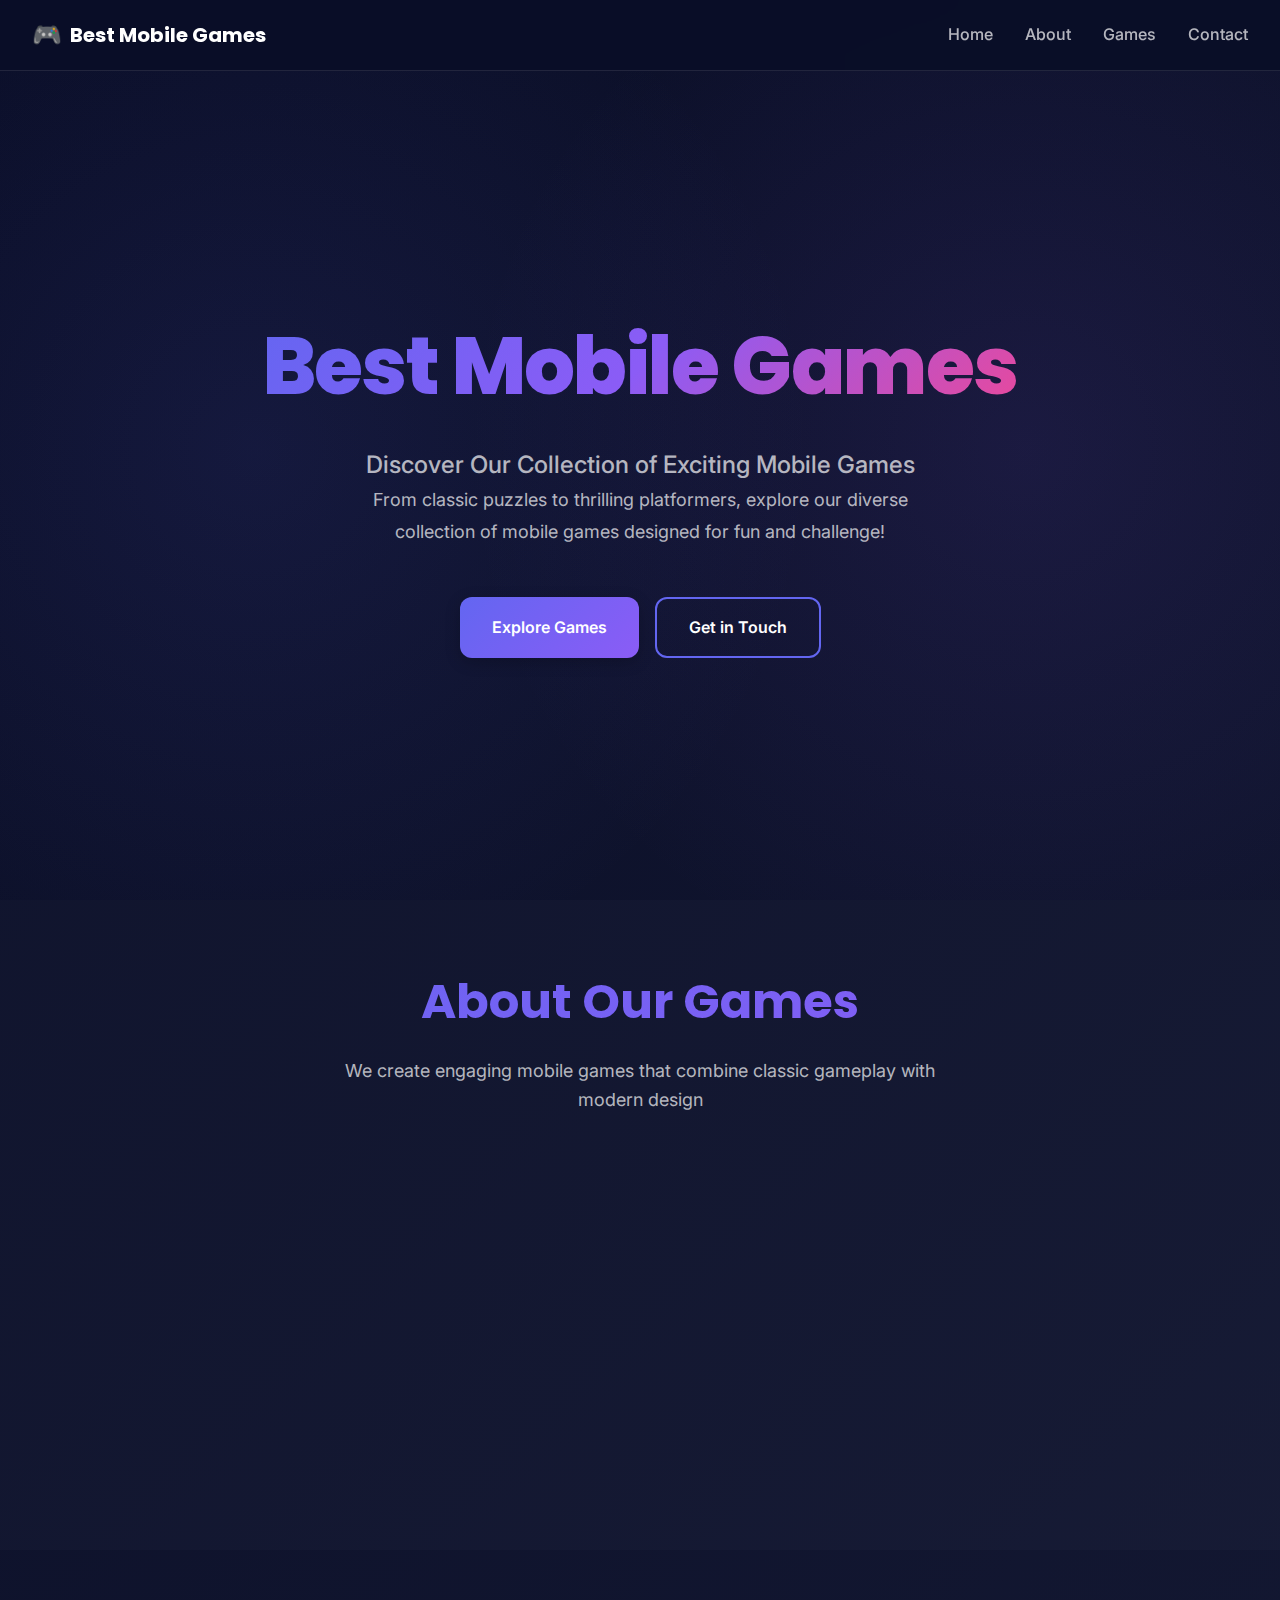
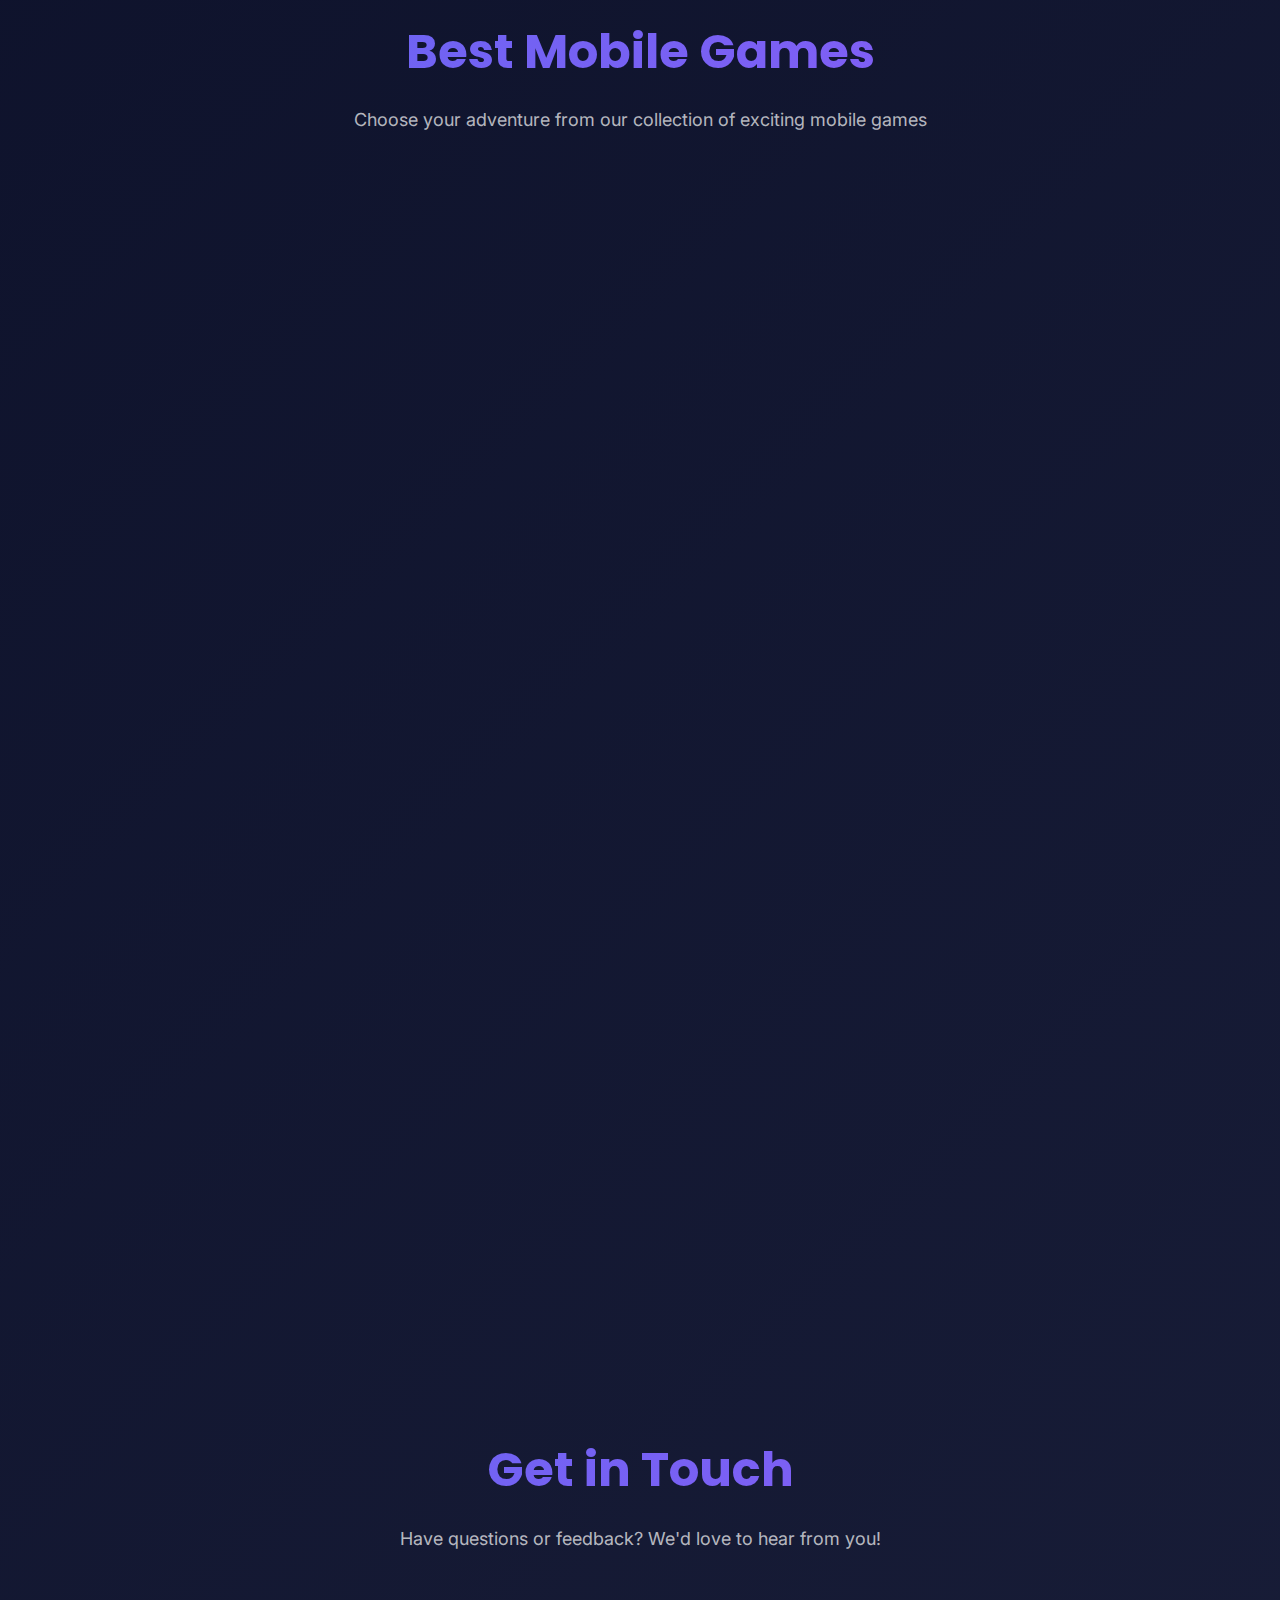
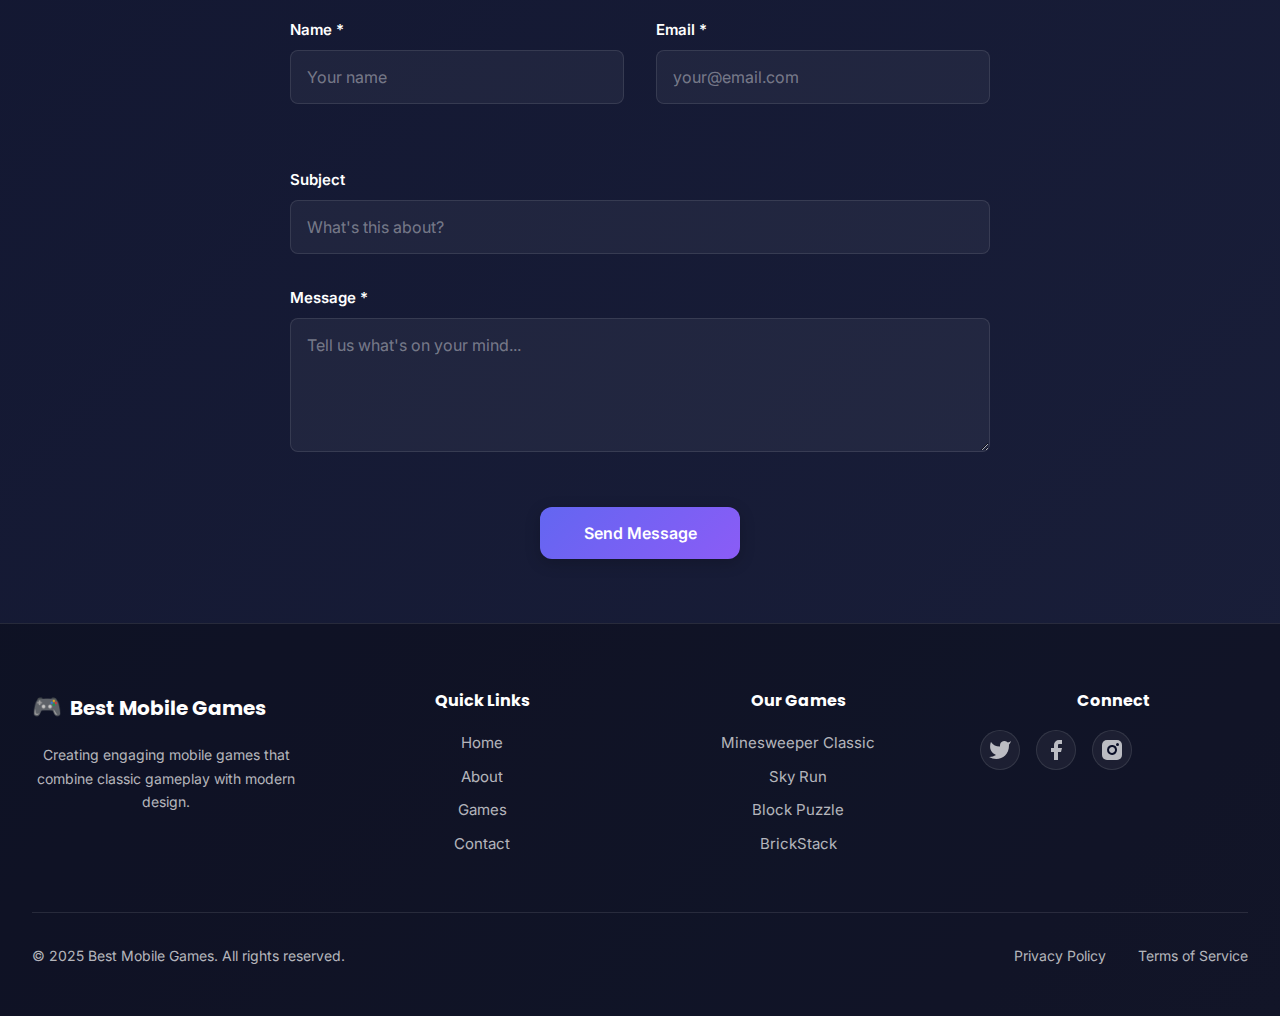
<file: index.html>
<!DOCTYPE html>
<html lang="ko">

<head>
    <meta charset="UTF-8">
    <meta name="viewport" content="width=device-width, initial-scale=1.0">
    <meta name="description"
        content="Discover our collection of exciting mobile games - from classic Minesweeper to thrilling platformers and puzzle games!">
    <meta name="keywords" content="games, mobile games, puzzle, minesweeper, tetris, platformer, casual games">

    <title>Best Mobile Games - Mobile Games Collection</title>

    <link rel="preconnect" href="https://fonts.googleapis.com">
    <link rel="preconnect" href="https://fonts.gstatic.com" crossorigin>
    <link
        href="https://fonts.googleapis.com/css2?family=Inter:wght@400;500;600;700;800&family=Poppins:wght@600;700;800&display=swap"
        rel="stylesheet">

    <link rel="stylesheet" href="index.css">
</head>

<body>
    <!-- Navigation Bar -->
    <nav class="navbar" id="navbar">
        <div class="nav-container">
            <a href="#home" class="nav-logo">
                <span class="logo-icon">🎮</span>
                <span class="logo-text">Best Mobile Games</span>
            </a>
            <ul class="nav-links" id="navLinks">
                <li><a href="#home">Home</a></li>
                <li><a href="#about">About</a></li>
                <li><a href="#games">Games</a></li>
                <li><a href="#contact">Contact</a></li>
            </ul>
            <button class="mobile-menu-toggle" id="mobileMenuToggle" aria-label="Toggle menu">
                ☰
            </button>
        </div>
    </nav>

    <!-- Hero Section -->
    <section class="hero" id="home">
        <div class="hero-content">
            <h1 class="hero-title">Best Mobile Games</h1>
            <p class="hero-subtitle">Discover Our Collection of Exciting Mobile Games</p>
            <p class="hero-description">
                From classic puzzles to thrilling platformers, explore our diverse collection of mobile games designed
                for fun and challenge!
            </p>
            <div class="hero-buttons">
                <a href="#games" class="btn btn-primary">Explore Games</a>
                <a href="#contact" class="btn btn-secondary">Get in Touch</a>
            </div>
        </div>
    </section>

    <!-- About Section -->
    <section class="about-section" id="about">
        <div class="container">
            <div class="section-header">
                <h2 class="section-title">About Our Games</h2>
                <p class="section-subtitle">
                    We create engaging mobile games that combine classic gameplay with modern design
                </p>
            </div>
            <div class="about-grid">
                <div class="about-card fade-in">
                    <div class="about-icon">🎯</div>
                    <h3>Quality First</h3>
                    <p>Every game is crafted with attention to detail, smooth performance, and engaging gameplay.</p>
                </div>
                <div class="about-card fade-in">
                    <div class="about-icon">🎨</div>
                    <h3>Beautiful Design</h3>
                    <p>Vibrant colors, modern aesthetics, and intuitive interfaces that players love.</p>
                </div>
                <div class="about-card fade-in">
                    <div class="about-icon">📱</div>
                    <h3>Mobile Optimized</h3>
                    <p>Perfectly adapted for mobile devices with responsive controls and layouts.</p>
                </div>
            </div>
        </div>
    </section>

    <!-- Games Grid -->
    <section class="games-section" id="games">
        <div class="container">
            <div class="section-header">
                <h2 class="section-title">Best Mobile Games</h2>
                <p class="section-subtitle">
                    Choose your adventure from our collection of exciting mobile games
                </p>
            </div>
            <div class="games-grid">
                <!-- Minesweeper Classic Bomb Plus -->
                <div class="game-card fade-in" data-theme="minesweeper">
                    <div class="game-card-inner">
                        <div class="game-icon">
                            <img src="./Minesweeper/resources/images/icon.jpg" alt="Minesweeper Classic Bomb Plus Icon">
                        </div>
                        <h2 class="game-title">Minesweeper Classic Bomb Plus</h2>
                        <p class="game-description">
                            Experience a colorful new twist on classic Minesweeper with dynamic mobile grids and story
                            quests!
                        </p>
                        <div class="game-tags">
                            <span class="tag">Puzzle</span>
                            <span class="tag">Logic</span>
                            <span class="tag">Classic</span>
                        </div>
                        <a href="./Minesweeper/index.html" class="game-link">
                            <span>Play Now</span>
                            <svg width="20" height="20" viewBox="0 0 20 20" fill="none">
                                <path d="M7.5 15L12.5 10L7.5 5" stroke="currentColor" stroke-width="2"
                                    stroke-linecap="round" stroke-linejoin="round" />
                            </svg>
                        </a>
                    </div>
                </div>

                <!-- Sky Run – Geometry Jump -->
                <div class="game-card fade-in" data-theme="skyrun">
                    <div class="game-card-inner">
                        <div class="game-icon">
                            <img src="./Skyrun/resources/images/icon.jpg" alt="Sky Run Icon">
                        </div>
                        <h2 class="game-title">Sky Run – Geometry Jump</h2>
                        <p class="game-description">
                            Jump, dash, and conquer twisting platforms in this thrilling geometry-based platformer
                            adventure!
                        </p>
                        <div class="game-tags">
                            <span class="tag">Platformer</span>
                            <span class="tag">Action</span>
                            <span class="tag">Arcade</span>
                        </div>
                        <a href="./Skyrun/index.html" class="game-link">
                            <span>Play Now</span>
                            <svg width="20" height="20" viewBox="0 0 20 20" fill="none">
                                <path d="M7.5 15L12.5 10L7.5 5" stroke="currentColor" stroke-width="2"
                                    stroke-linecap="round" stroke-linejoin="round" />
                            </svg>
                        </a>
                    </div>
                </div>

                <!-- Retro Block Puzzle Classic -->
                <div class="game-card fade-in" data-theme="woodblock">
                    <div class="game-card-inner">
                        <div class="game-icon">
                            <img src="./WoodBlockPuzzle/resources/images/icon.jpg" alt="Retro Block Puzzle Icon">
                        </div>
                        <h2 class="game-title">Retro Block Puzzle Classic</h2>
                        <p class="game-description">
                            Drop and blast wooden cubes in this cozy block puzzle with warm wooden style and gentle
                            challenge!
                        </p>
                        <div class="game-tags">
                            <span class="tag">Puzzle</span>
                            <span class="tag">Casual</span>
                            <span class="tag">Relaxing</span>
                        </div>
                        <a href="./WoodBlockPuzzle/index.html" class="game-link">
                            <span>Play Now</span>
                            <svg width="20" height="20" viewBox="0 0 20 20" fill="none">
                                <path d="M7.5 15L12.5 10L7.5 5" stroke="currentColor" stroke-width="2"
                                    stroke-linecap="round" stroke-linejoin="round" />
                            </svg>
                        </a>
                    </div>
                </div>

                <!-- BrickStack Classic -->
                <div class="game-card fade-in" data-theme="brickstack">
                    <div class="game-card-inner">
                        <div class="game-icon">
                            <img src="./BrickStackClassic/resources/images/icon.jpg" alt="BrickStack Classic Icon">
                        </div>
                        <h2 class="game-title">BrickStack Classic</h2>
                        <p class="game-description">
                            Stack colorful Tetris blocks, clear lines, and conquer endless challenges in this vibrant
                            puzzle game!
                        </p>
                        <div class="game-tags">
                            <span class="tag">Tetris</span>
                            <span class="tag">Puzzle</span>
                            <span class="tag">Arcade</span>
                        </div>
                        <a href="./BrickStackClassic/index.html" class="game-link">
                            <span>Play Now</span>
                            <svg width="20" height="20" viewBox="0 0 20 20" fill="none">
                                <path d="M7.5 15L12.5 10L7.5 5" stroke="currentColor" stroke-width="2"
                                    stroke-linecap="round" stroke-linejoin="round" />
                            </svg>
                        </a>
                    </div>
                </div>
            </div>
        </div>
    </section>

    <!-- Contact Section -->
    <section class="contact-section" id="contact">
        <div class="container">
            <div class="section-header">
                <h2 class="section-title">Get in Touch</h2>
                <p class="section-subtitle">
                    Have questions or feedback? We'd love to hear from you!
                </p>
            </div>
            <form class="contact-form" id="contactForm">
                <div class="form-row">
                    <div class="form-group">
                        <label for="name">Name *</label>
                        <input type="text" id="name" name="name" required placeholder="Your name">
                    </div>
                    <div class="form-group">
                        <label for="email">Email *</label>
                        <input type="email" id="email" name="email" required placeholder="your@email.com">
                    </div>
                </div>
                <div class="form-group">
                    <label for="subject">Subject</label>
                    <input type="text" id="subject" name="subject" placeholder="What's this about?">
                </div>
                <div class="form-group">
                    <label for="message">Message *</label>
                    <textarea id="message" name="message" rows="5" required
                        placeholder="Tell us what's on your mind..."></textarea>
                </div>
                <div class="form-submit">
                    <button type="submit" class="btn btn-primary">Send Message</button>
                </div>
            </form>
        </div>
    </section>

    <!-- Footer -->
    <footer class="footer">
        <div class="container">
            <div class="footer-grid">
                <div class="footer-col">
                    <h3 class="footer-title">
                        <span class="logo-icon">🎮</span>
                        Best Mobile Games
                    </h3>
                    <p class="footer-description">
                        Creating engaging mobile games that combine classic gameplay with modern design.
                    </p>
                </div>
                <div class="footer-col">
                    <h4>Quick Links</h4>
                    <ul class="footer-links">
                        <li><a href="#home">Home</a></li>
                        <li><a href="#about">About</a></li>
                        <li><a href="#games">Games</a></li>
                        <li><a href="#contact">Contact</a></li>
                    </ul>
                </div>
                <div class="footer-col">
                    <h4>Our Games</h4>
                    <ul class="footer-links">
                        <li><a href="./Minesweeper/index.html">Minesweeper Classic</a></li>
                        <li><a href="./Skyrun/index.html">Sky Run</a></li>
                        <li><a href="./WoodBlockPuzzle/index.html">Block Puzzle</a></li>
                        <li><a href="./BrickStackClassic/index.html">BrickStack</a></li>
                    </ul>
                </div>
                <div class="footer-col">
                    <h4>Connect</h4>
                    <div class="social-links">
                        <a href="#" class="social-link" aria-label="Twitter">
                            <svg width="24" height="24" viewBox="0 0 24 24" fill="currentColor">
                                <path
                                    d="M23 3a10.9 10.9 0 01-3.14 1.53 4.48 4.48 0 00-7.86 3v1A10.66 10.66 0 013 4s-4 9 5 13a11.64 11.64 0 01-7 2c9 5 20 0 20-11.5a4.5 4.5 0 00-.08-.83A7.72 7.72 0 0023 3z" />
                            </svg>
                        </a>
                        <a href="#" class="social-link" aria-label="Facebook">
                            <svg width="24" height="24" viewBox="0 0 24 24" fill="currentColor">
                                <path d="M18 2h-3a5 5 0 00-5 5v3H7v4h3v8h4v-8h3l1-4h-4V7a1 1 0 011-1h3z" />
                            </svg>
                        </a>
                        <a href="#" class="social-link" aria-label="Instagram">
                            <svg width="24" height="24" viewBox="0 0 24 24" fill="currentColor">
                                <rect x="2" y="2" width="20" height="20" rx="5" ry="5" />
                                <path d="M16 11.37A4 4 0 1112.63 8 4 4 0 0116 11.37z" fill="none" stroke="#0a0e27"
                                    stroke-width="2" />
                                <circle cx="17.5" cy="6.5" r="1.5" fill="#0a0e27" />
                            </svg>
                        </a>
                    </div>
                </div>
            </div>
            <div class="footer-bottom">
                <p>&copy; 2025 Best Mobile Games. All rights reserved.</p>
                <div class="footer-bottom-links">
                    <a href="#">Privacy Policy</a>
                    <a href="#">Terms of Service</a>
                </div>
            </div>
        </div>
    </footer>

    <script src="script.js"></script>
</body>

</html>
</file>
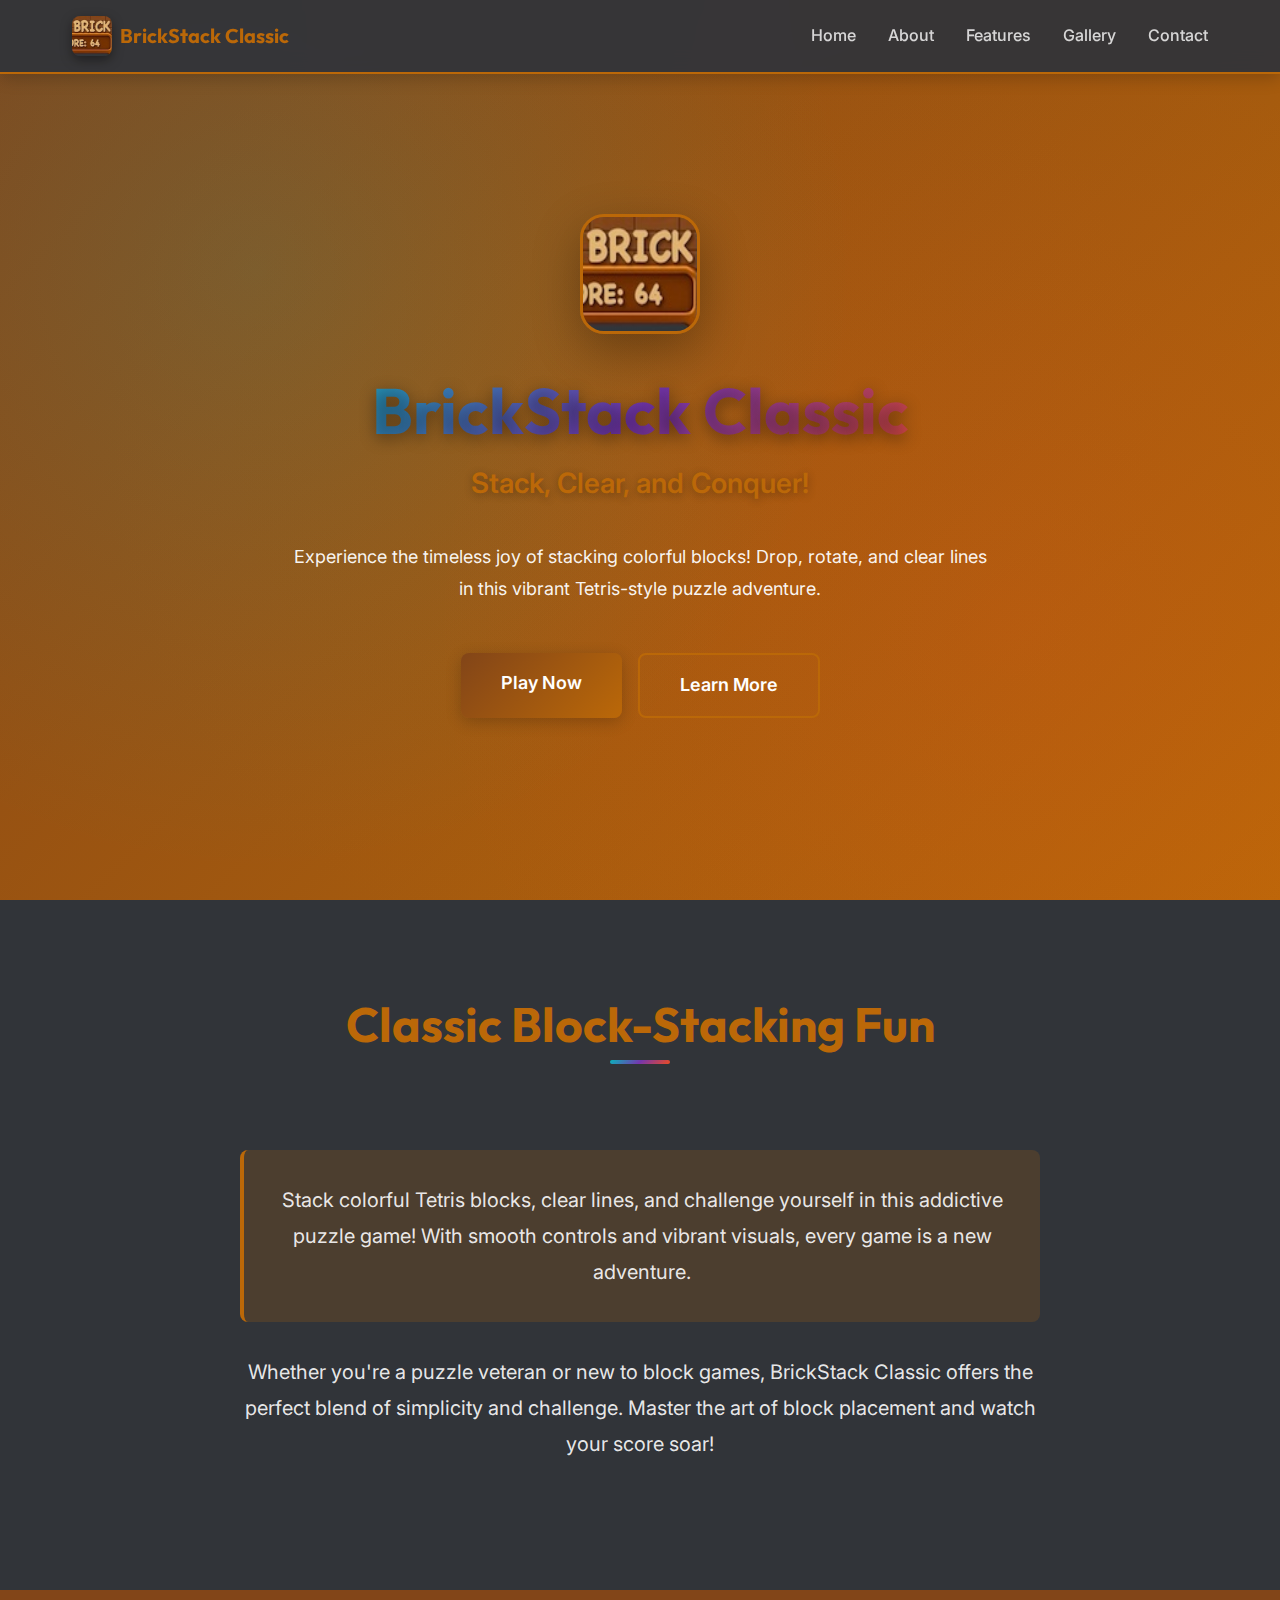
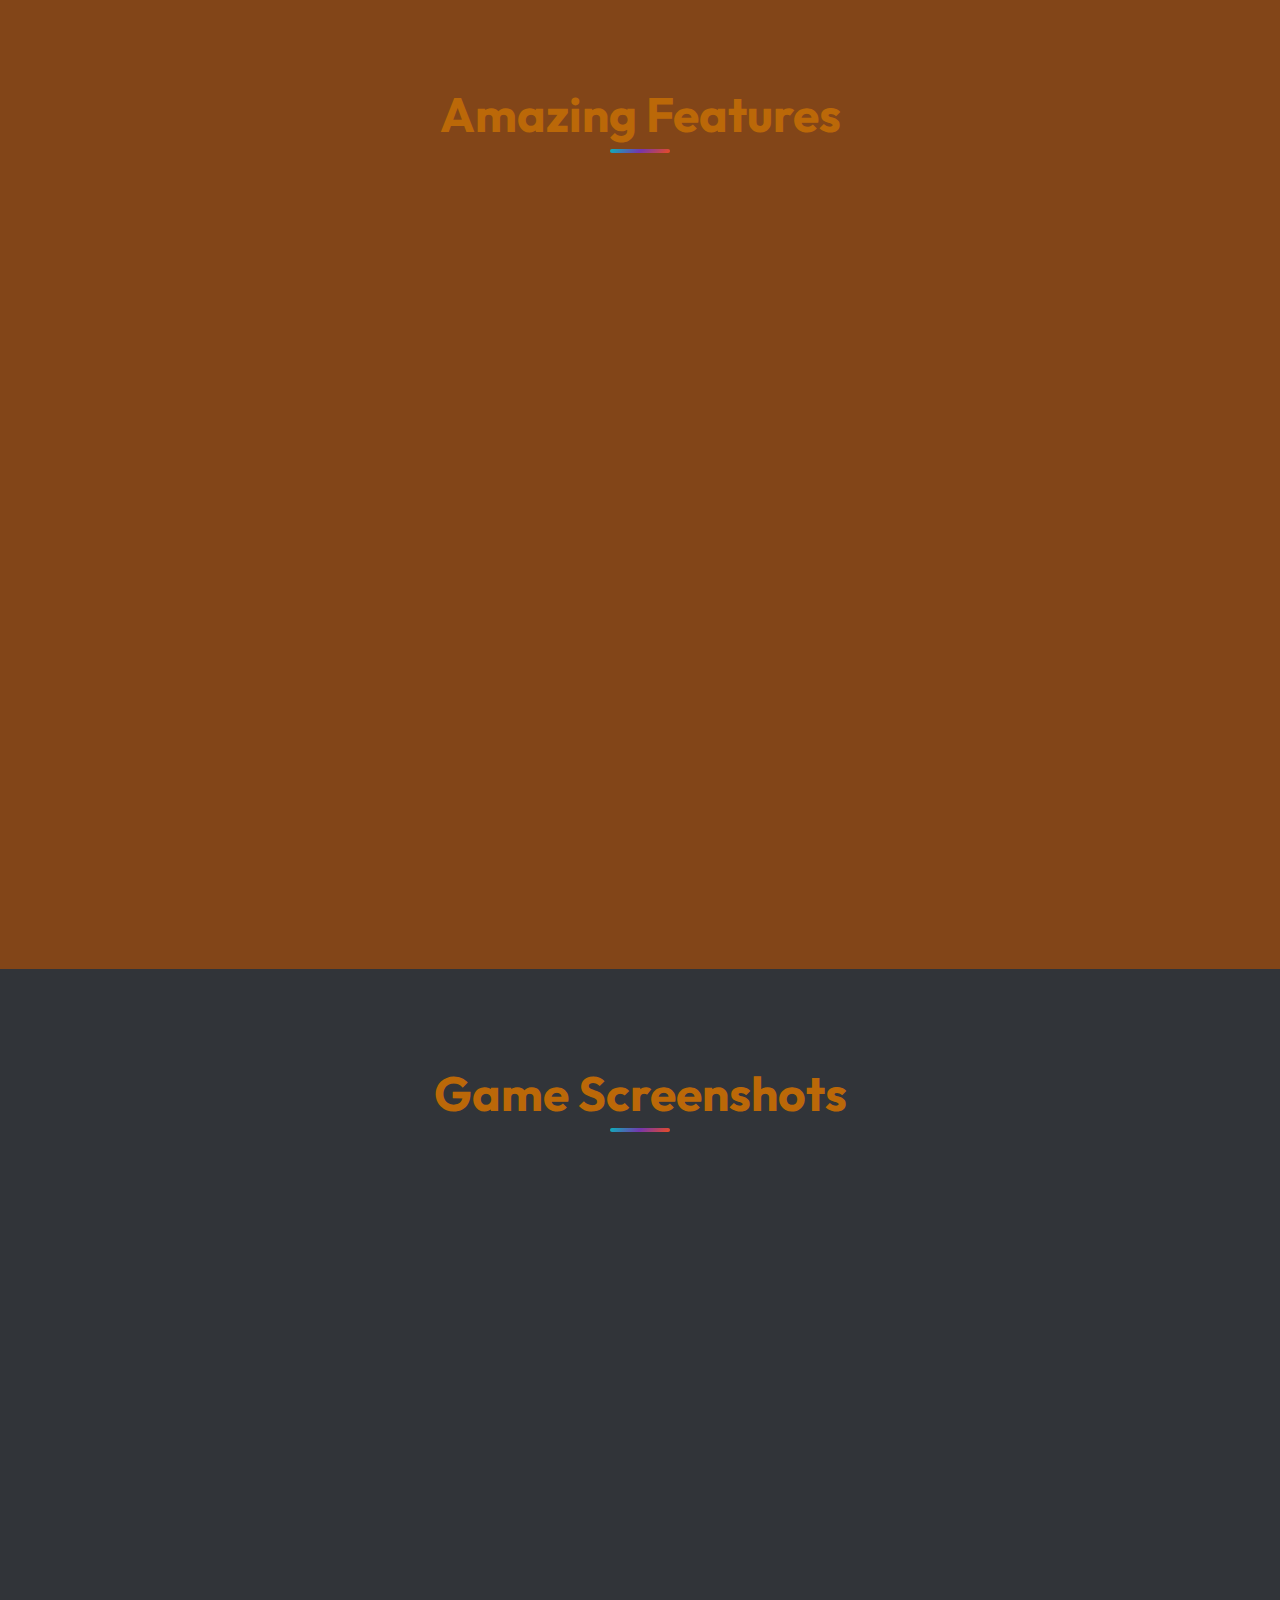
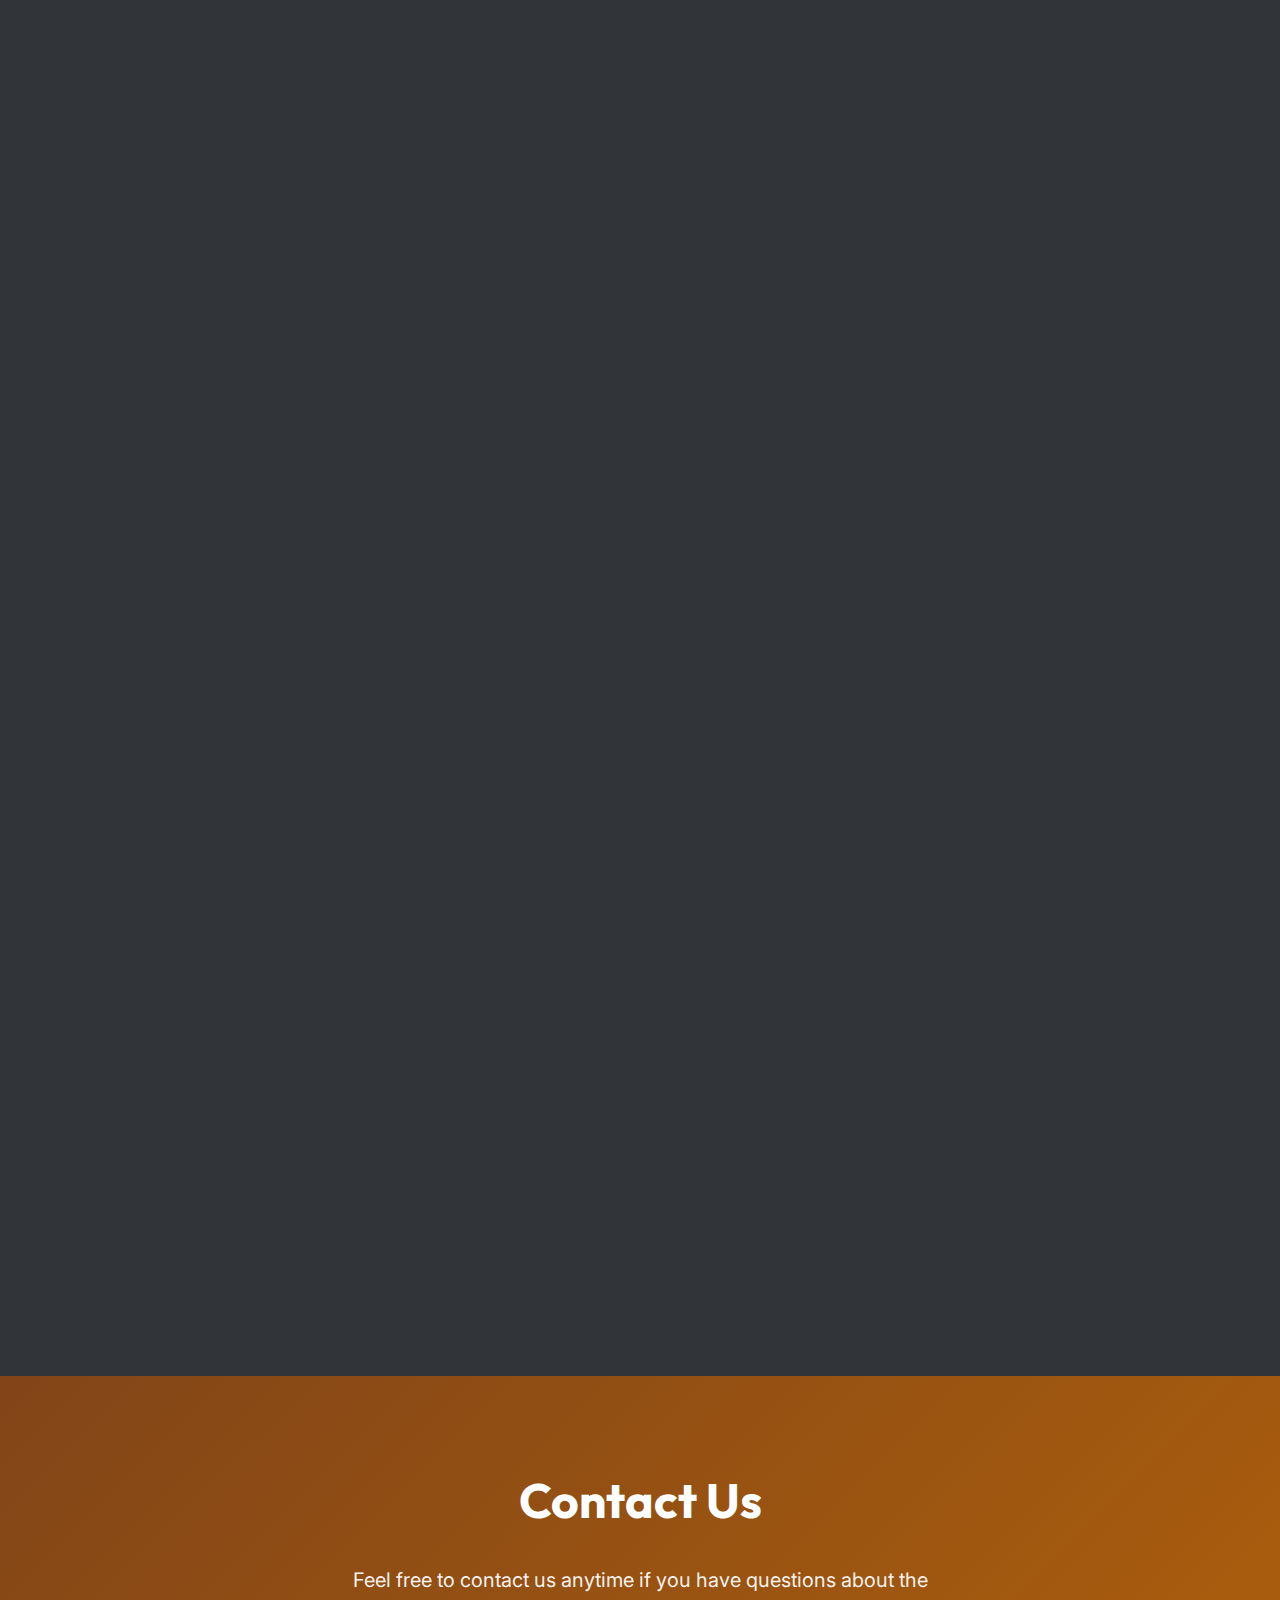
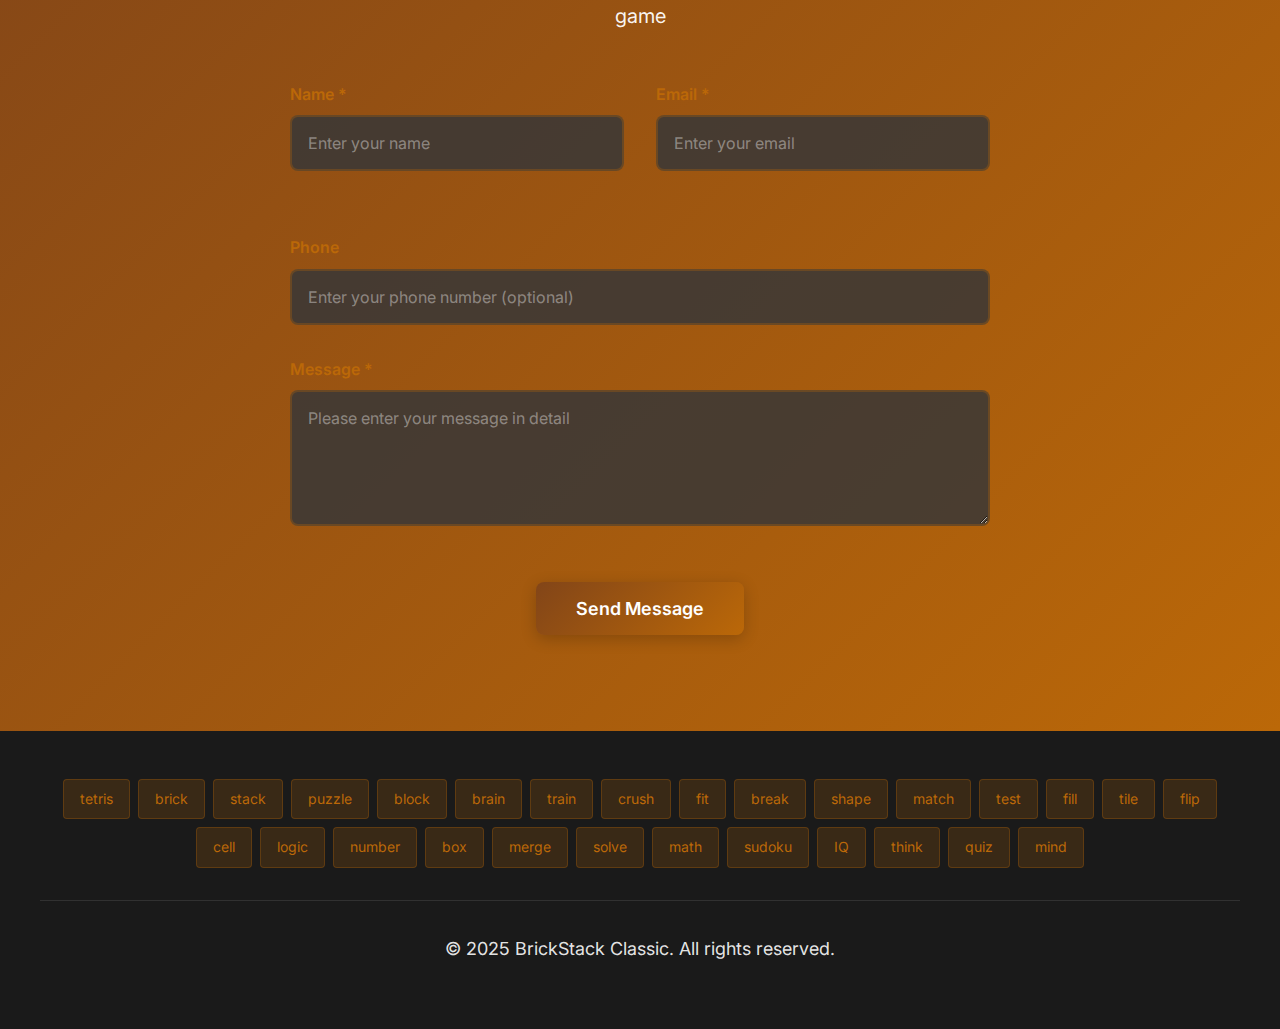
<file: backup/index.html>
<!DOCTYPE html>
<html lang="ko">

<head>
    <meta charset="UTF-8">
    <meta name="viewport" content="width=device-width, initial-scale=1.0">
    <meta name="description"
        content="BrickStack Classic - Stack colorful Tetris blocks, clear lines, and conquer endless challenges! Experience the classic block-stacking puzzle game with vibrant colors and smooth gameplay.">
    <meta name="keywords"
        content="tetris, brick, stack, puzzle, block, brain, train, crush, fit, break, shape, match, test, fill, tile, flip, cell, logic, number, box, merge, solve, math, sudoku, IQ, think, quiz, mind">
    <meta name="author" content="BrickStack Classic">

    <title>BrickStack Classic - Stack, Clear, and Conquer!</title>

    <link rel="icon" type="image/jpeg" href="./resources/images/icon.jpg">

    <link rel="preconnect" href="https://fonts.googleapis.com">
    <link rel="preconnect" href="https://fonts.gstatic.com" crossorigin>
    <link
        href="https://fonts.googleapis.com/css2?family=Inter:wght@400;500;600;700&family=Outfit:wght@600;700;800&display=swap"
        rel="stylesheet">

    <link rel="stylesheet" href="index.css">
</head>

<body>
    <!-- Navigation -->
    <nav class="navbar" id="navbar">
        <div class="nav-container">
            <a href="#home" class="nav-logo">
                <img src="./resources/images/icon.jpg" alt="BrickStack Icon">
                <span>BrickStack Classic</span>
            </a>
            <ul class="nav-links" id="navLinks">
                <li><a href="#home">Home</a></li>
                <li><a href="#about">About</a></li>
                <li><a href="#features">Features</a></li>
                <li><a href="#gallery">Gallery</a></li>
                <li><a href="#contact">Contact</a></li>
            </ul>
            <button class="mobile-menu-toggle" id="mobileMenuToggle" aria-label="Toggle menu">
                ☰
            </button>
        </div>
    </nav>

    <!-- Hero Section -->
    <section class="hero" id="home">
        <div class="hero-content">
            <img src="./resources/images/icon.jpg" alt="BrickStack Classic Icon" class="hero-icon">
            <h1>BrickStack Classic</h1>
            <p class="hero-subtitle">Stack, Clear, and Conquer!</p>
            <p class="hero-description">
                Experience the timeless joy of stacking colorful blocks! Drop, rotate, and clear lines in this vibrant
                Tetris-style puzzle adventure.
            </p>
            <div class="cta-buttons">
                <a href="#" class="btn btn-primary">Play Now</a>
                <a href="#features" class="btn btn-secondary">Learn More</a>
            </div>
        </div>
    </section>

    <!-- About Section -->
    <section class="description block-section" id="about">
        <div class="container">
            <div class="section-header">
                <h2 class="section-title">Classic Block-Stacking Fun</h2>
            </div>
            <div class="description-content">
                <p class="promo-text highlight">
                    Stack colorful Tetris blocks, clear lines, and challenge yourself in this addictive puzzle game!
                    With smooth controls and vibrant visuals, every game is a new adventure.
                </p>
                <p class="promo-text">
                    Whether you're a puzzle veteran or new to block games, BrickStack Classic offers the perfect blend
                    of simplicity and challenge. Master the art of block placement and watch your score soar!
                </p>
            </div>
        </div>
    </section>

    <!-- Features Section -->
    <section class="features brick-section" id="features">
        <div class="container">
            <div class="section-header">
                <h2 class="section-title">Amazing Features</h2>
            </div>
            <div class="features-grid">
                <div class="feature-card fade-in">
                    <div class="feature-icon">🎮</div>
                    <h3 class="feature-title">Classic Gameplay</h3>
                    <p class="feature-description">
                        Timeless Tetris-style mechanics with smooth controls and responsive gameplay that feels just
                        right.
                    </p>
                </div>

                <div class="feature-card fade-in">
                    <div class="feature-icon">🎨</div>
                    <h3 class="feature-title">Colorful Blocks</h3>
                    <p class="feature-description">
                        Vibrant, eye-catching colors for each block type make the game visually stunning and easy to
                        play.
                    </p>
                </div>

                <div class="feature-card fade-in">
                    <div class="feature-icon">📱</div>
                    <h3 class="feature-title">Mobile Optimized</h3>
                    <p class="feature-description">
                        Perfectly adapted for mobile screens with intuitive touch controls for gaming on the go.
                    </p>
                </div>

                <div class="feature-card fade-in">
                    <div class="feature-icon">🏆</div>
                    <h3 class="feature-title">Endless Challenge</h3>
                    <p class="feature-description">
                        No time limits, no pressure - just pure puzzle fun that gets more challenging as you progress.
                    </p>
                </div>

                <div class="feature-card fade-in">
                    <div class="feature-icon">⚡</div>
                    <h3 class="feature-title">Smooth Performance</h3>
                    <p class="feature-description">
                        Lightweight and fast, running smoothly on any device without lag or slowdowns.
                    </p>
                </div>
            </div>
        </div>
    </section>

    <!-- Screenshot Gallery -->
    <section class="gallery block-section" id="gallery">
        <div class="container">
            <div class="section-header">
                <h2 class="section-title">Game Screenshots</h2>
            </div>
            <div class="gallery-grid">
                <div class="gallery-item fade-in">
                    <img src="./resources/images/screenshot1.jpg" alt="BrickStack Gameplay Screenshot 1" loading="lazy">
                    <div class="gallery-overlay">🔍</div>
                </div>
                <div class="gallery-item fade-in">
                    <img src="./resources/images/screenshot2.jpg" alt="BrickStack Gameplay Screenshot 2" loading="lazy">
                    <div class="gallery-overlay">🔍</div>
                </div>
                <div class="gallery-item fade-in">
                    <img src="./resources/images/screenshot3.jpg" alt="BrickStack Gameplay Screenshot 3" loading="lazy">
                    <div class="gallery-overlay">🔍</div>
                </div>
                <div class="gallery-item fade-in">
                    <img src="./resources/images/screenshot4.jpg" alt="BrickStack Gameplay Screenshot 4" loading="lazy">
                    <div class="gallery-overlay">🔍</div>
                </div>
                <div class="gallery-item fade-in">
                    <img src="./resources/images/screenshot5.jpg" alt="BrickStack Gameplay Screenshot 5" loading="lazy">
                    <div class="gallery-overlay">🔍</div>
                </div>
                <div class="gallery-item fade-in">
                    <img src="./resources/images/screenshot6.jpg" alt="BrickStack Gameplay Screenshot 6" loading="lazy">
                    <div class="gallery-overlay">🔍</div>
                </div>
            </div>
        </div>
    </section>

    <!-- Contact Section -->
    <section class="cta-section" id="contact">
        <div class="container">
            <h2>Contact Us</h2>
            <p>
                Feel free to contact us anytime if you have questions about the game
            </p>

            <form class="contact-form" id="contactForm">
                <div class="form-row">
                    <div class="form-group">
                        <label for="name">Name *</label>
                        <input type="text" id="name" name="name" required placeholder="Enter your name">
                    </div>
                    <div class="form-group">
                        <label for="email">Email *</label>
                        <input type="email" id="email" name="email" required placeholder="Enter your email">
                    </div>
                </div>
                <div class="form-group">
                    <label for="phone">Phone</label>
                    <input type="tel" id="phone" name="phone" placeholder="Enter your phone number (optional)">
                </div>
                <div class="form-group">
                    <label for="message">Message *</label>
                    <textarea id="message" name="message" rows="5" required
                        placeholder="Please enter your message in detail"></textarea>
                </div>
                <div class="form-submit">
                    <button type="submit" class="btn btn-primary">Send Message</button>
                </div>
            </form>
        </div>
    </section>

    <!-- Footer -->
    <footer class="footer">
        <div class="footer-content">
            <div class="footer-keywords">
                <span class="keyword-tag">tetris</span>
                <span class="keyword-tag">brick</span>
                <span class="keyword-tag">stack</span>
                <span class="keyword-tag">puzzle</span>
                <span class="keyword-tag">block</span>
                <span class="keyword-tag">brain</span>
                <span class="keyword-tag">train</span>
                <span class="keyword-tag">crush</span>
                <span class="keyword-tag">fit</span>
                <span class="keyword-tag">break</span>
                <span class="keyword-tag">shape</span>
                <span class="keyword-tag">match</span>
                <span class="keyword-tag">test</span>
                <span class="keyword-tag">fill</span>
                <span class="keyword-tag">tile</span>
                <span class="keyword-tag">flip</span>
                <span class="keyword-tag">cell</span>
                <span class="keyword-tag">logic</span>
                <span class="keyword-tag">number</span>
                <span class="keyword-tag">box</span>
                <span class="keyword-tag">merge</span>
                <span class="keyword-tag">solve</span>
                <span class="keyword-tag">math</span>
                <span class="keyword-tag">sudoku</span>
                <span class="keyword-tag">IQ</span>
                <span class="keyword-tag">think</span>
                <span class="keyword-tag">quiz</span>
                <span class="keyword-tag">mind</span>
            </div>
            <div class="footer-copyright">
                <p>&copy; 2025 BrickStack Classic. All rights reserved.</p>
            </div>
        </div>
    </footer>

    <script src="script.js"></script>
</body>

</html>
</file>
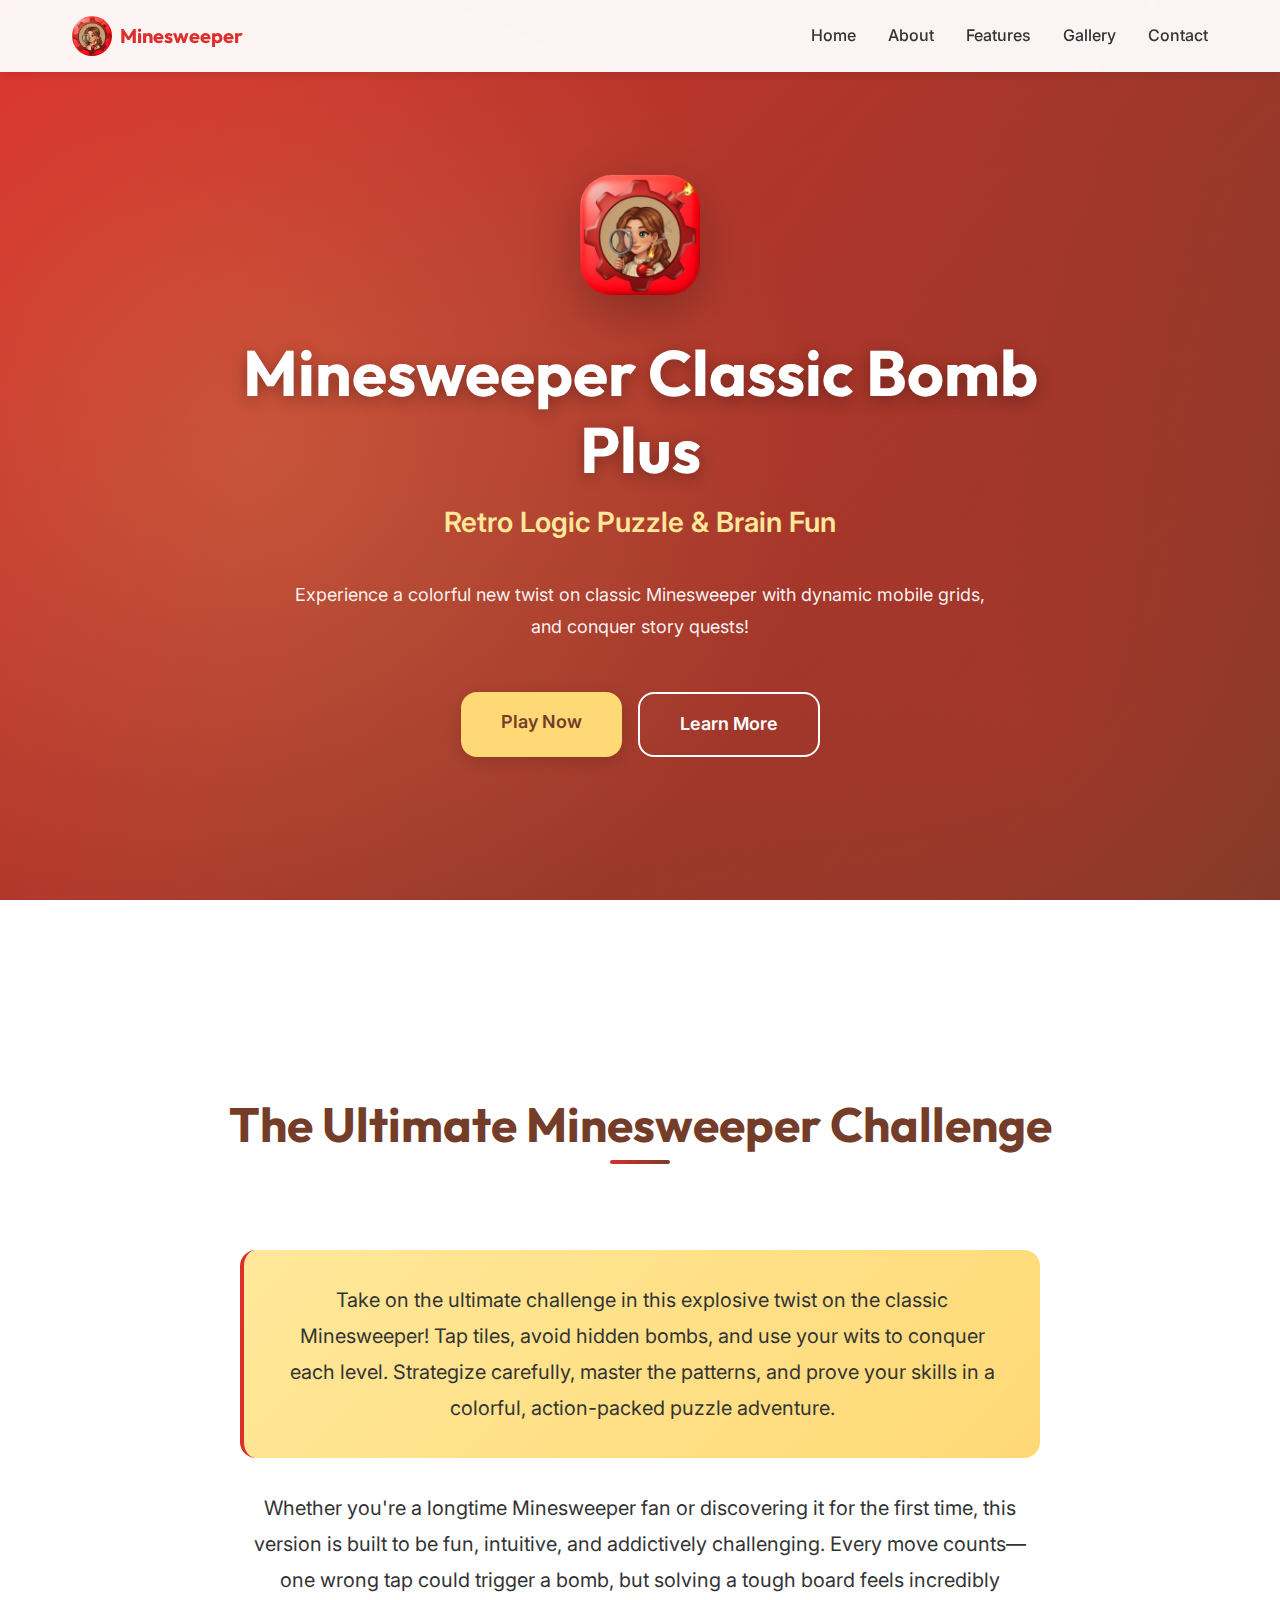
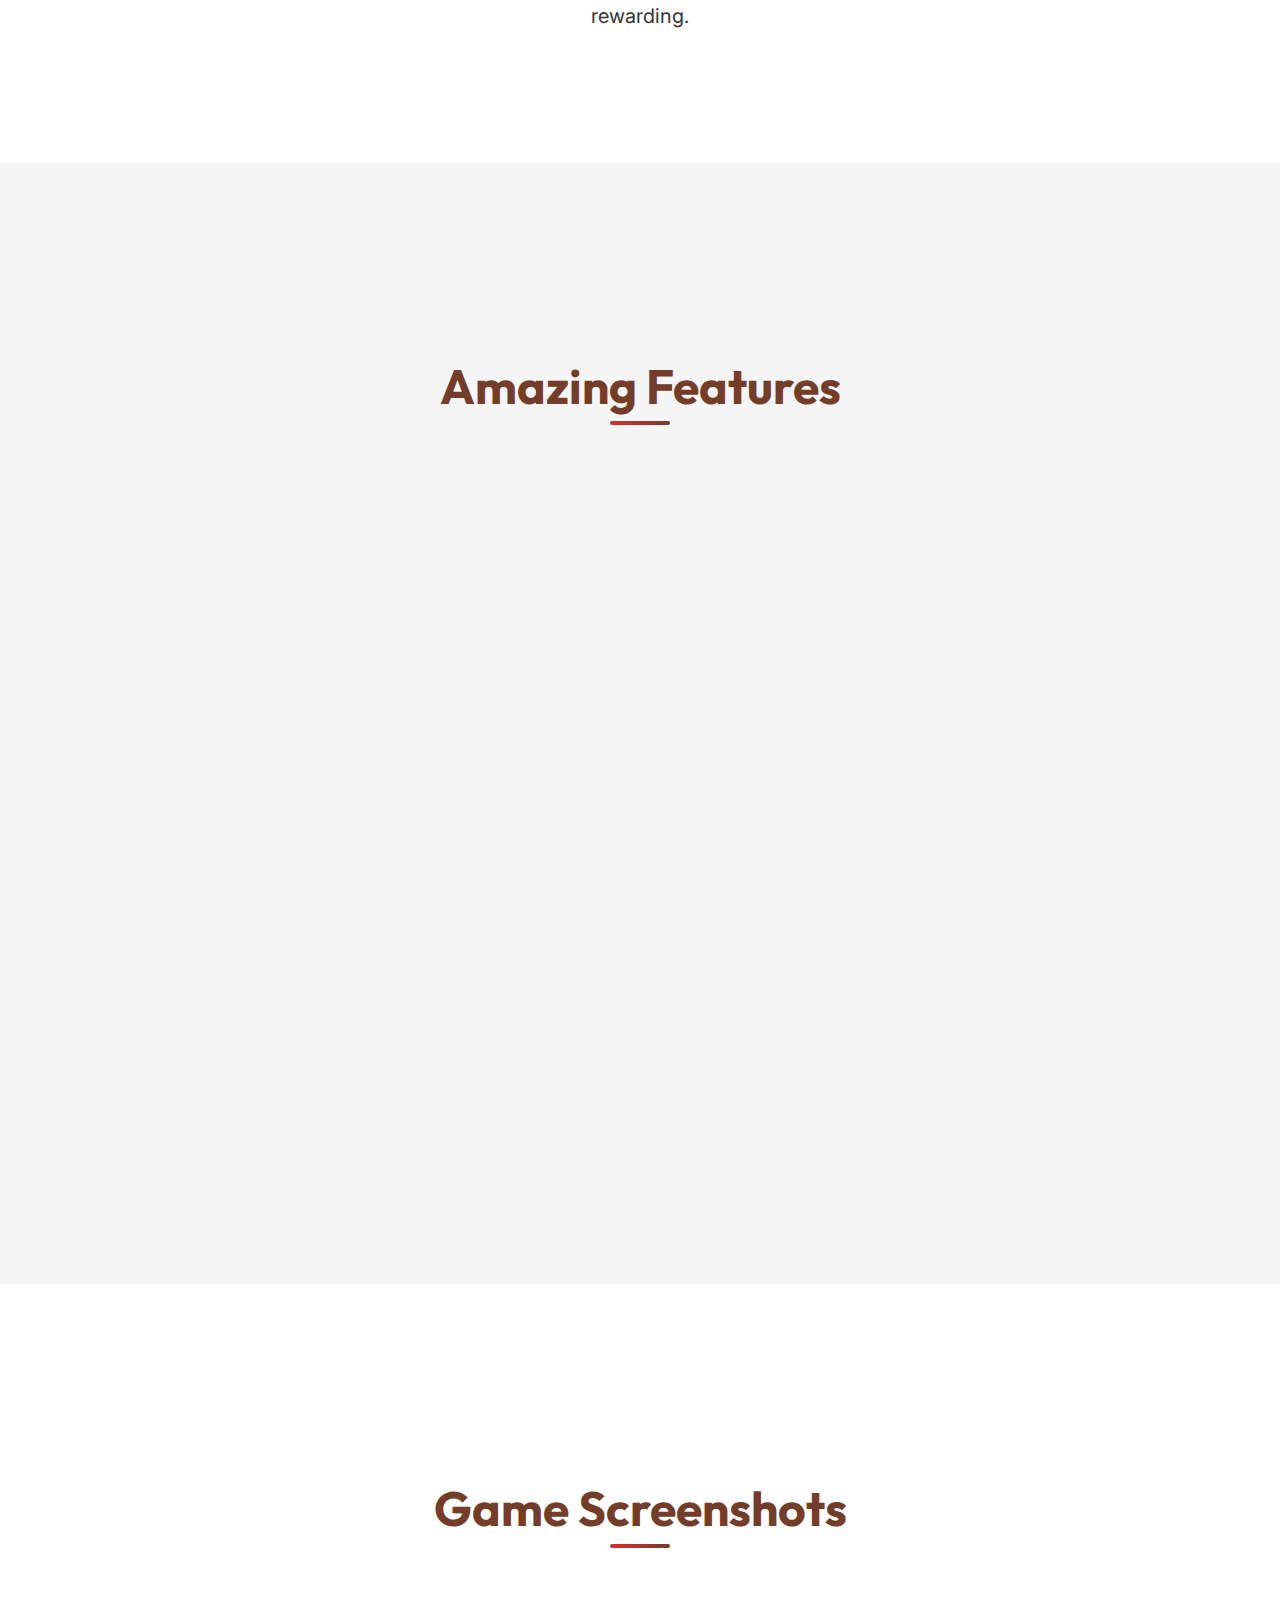
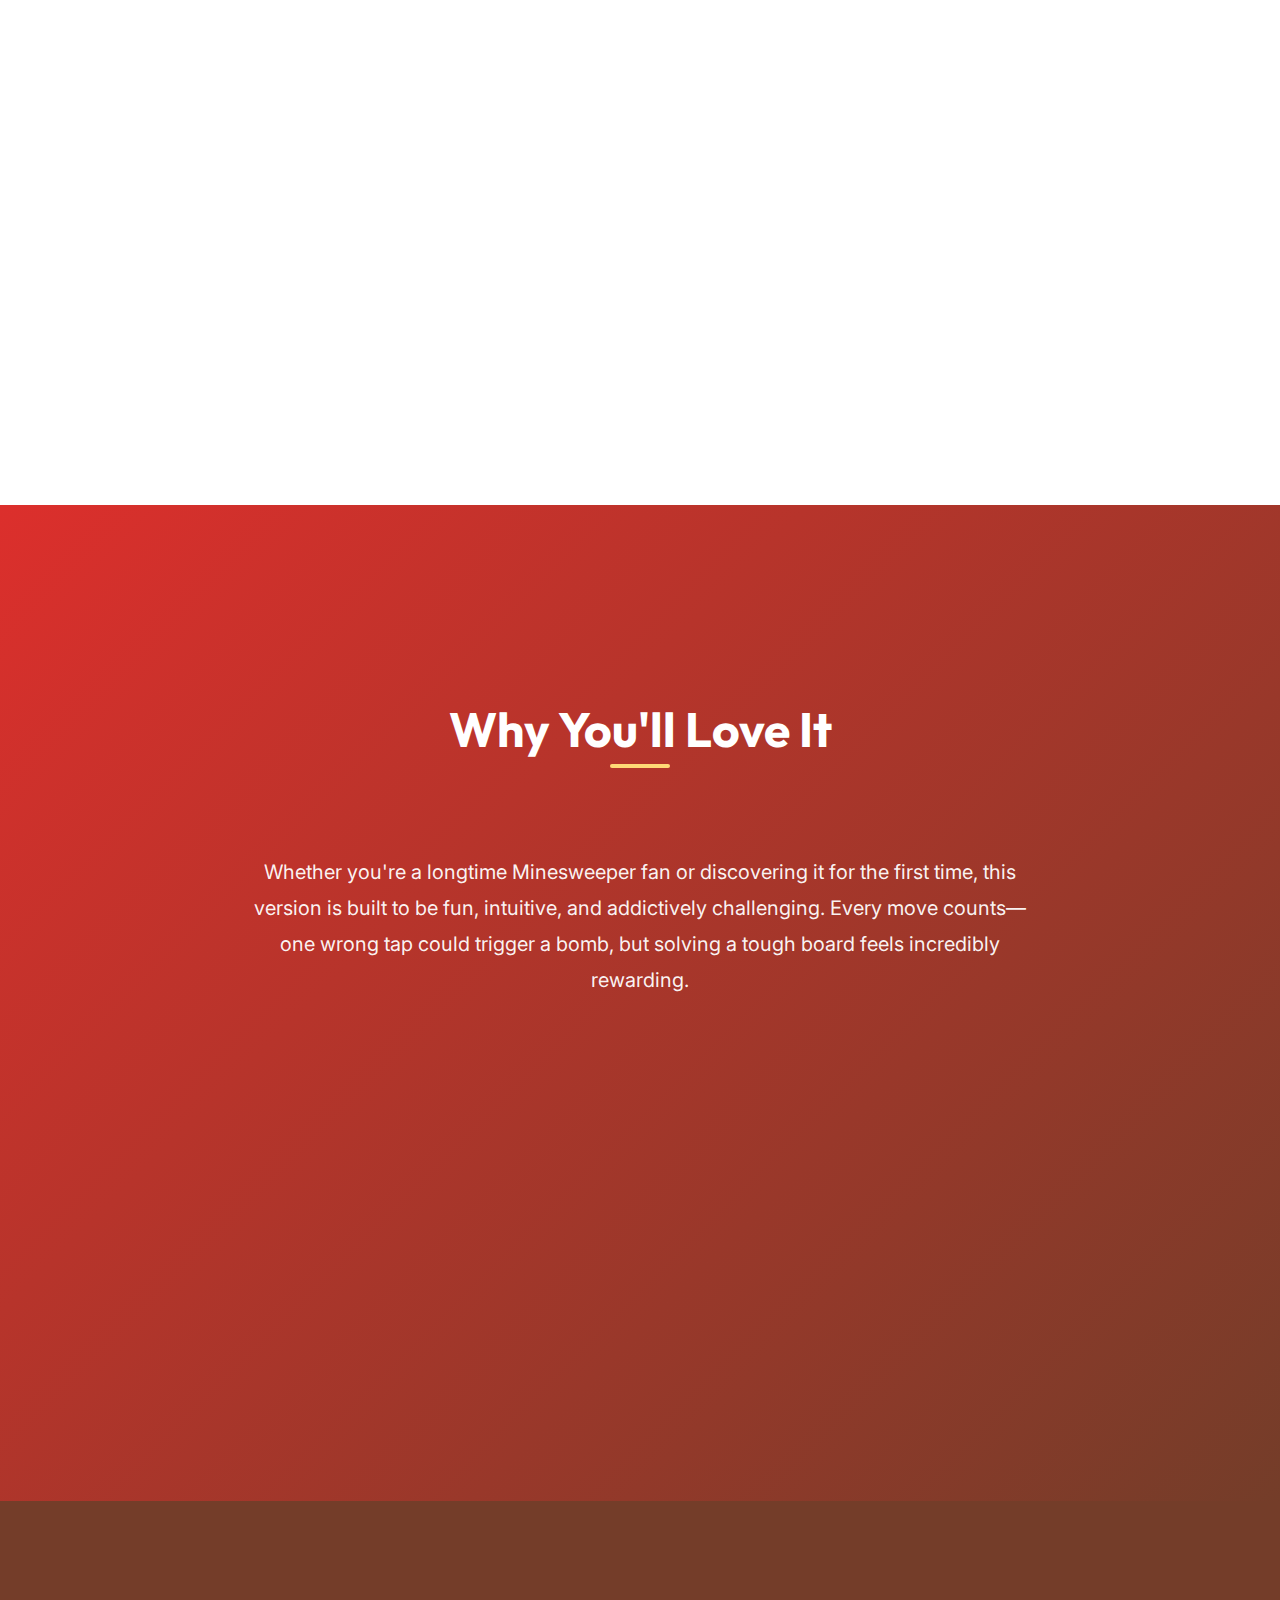
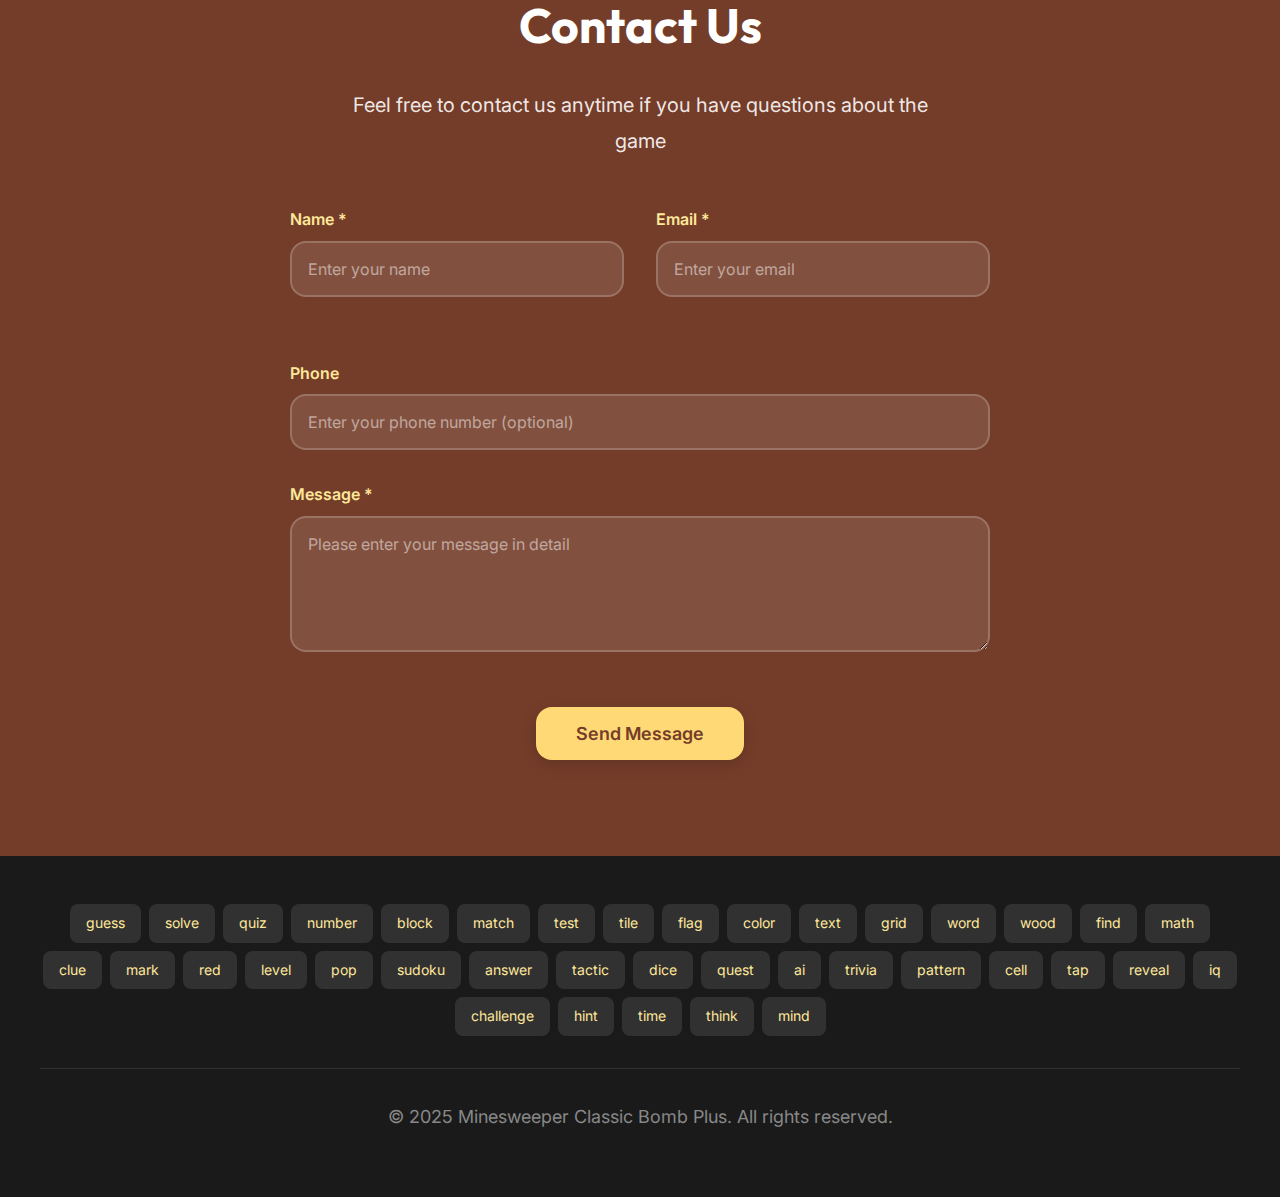
<file: Minesweeper/index.html>
<!DOCTYPE html>
<html lang="ko">

<head>
    <meta charset="UTF-8">
    <meta name="viewport" content="width=device-width, initial-scale=1.0">
    <meta name="description"
        content="Experience a colorful new twist on classic Minesweeper with dynamic mobile grids, and conquer story quests! Tap tiles, avoid hidden bombs, and master the patterns in this explosive puzzle adventure.">
    <meta name="keywords"
        content="minesweeper, puzzle game, brain game, logic puzzle, strategy game, guess, solve, quiz, number, block, match, test, tile, flag, color, grid, level, pop, sudoku, tactic, quest, pattern, cell, tap, reveal, challenge, hint, mind">
    <meta name="author" content="Minesweeper Classic Bomb Plus">

    <!-- Open Graph Meta Tags -->
    <meta property="og:title" content="Minesweeper Classic Bomb Plus - Retro Logic Puzzle & Brain Fun">
    <meta property="og:description"
        content="Experience a colorful new twist on classic Minesweeper with dynamic mobile grids, and conquer story quests!">
    <meta property="og:type" content="website">

    <title>Minesweeper Classic Bomb Plus - Retro Logic Puzzle & Brain Fun</title>

    <!-- Favicon -->
    <link rel="icon" type="image/jpeg" href="./resources/images/icon.jpg">

    <!-- Google Fonts -->
    <link rel="preconnect" href="https://fonts.googleapis.com">
    <link rel="preconnect" href="https://fonts.gstatic.com" crossorigin>
    <link
        href="https://fonts.googleapis.com/css2?family=Inter:wght@400;500;600;700&family=Outfit:wght@600;700;800&display=swap"
        rel="stylesheet">

    <!-- Stylesheet -->
    <link rel="stylesheet" href="index.css">
</head>

<body>
    <!-- Navigation -->
    <nav class="navbar" id="navbar">
        <div class="nav-container">
            <a href="#home" class="nav-logo">
                <img src="./resources/images/icon.jpg" alt="Minesweeper Icon">
                <span>Minesweeper</span>
            </a>
            <ul class="nav-links" id="navLinks">
                <li><a href="#home">Home</a></li>
                <li><a href="#about">About</a></li>
                <li><a href="#features">Features</a></li>
                <li><a href="#gallery">Gallery</a></li>
                <li><a href="#contact">Contact</a></li>
            </ul>
            <button class="mobile-menu-toggle" id="mobileMenuToggle" aria-label="Toggle menu">
                ☰
            </button>
        </div>
    </nav>

    <!-- Hero Section -->
    <section class="hero" id="home">
        <div class="hero-content">
            <img src="./resources/images/icon.jpg" alt="Minesweeper Classic Bomb Plus Icon" class="hero-icon">
            <h1>Minesweeper Classic Bomb Plus</h1>
            <p class="hero-subtitle">Retro Logic Puzzle & Brain Fun</p>
            <p class="hero-description">
                Experience a colorful new twist on classic Minesweeper with dynamic mobile grids, and conquer story
                quests!
            </p>
            <div class="cta-buttons">
                <a href="https://apps.apple.com/us/app/minesweeper-classic-bomb-plus/id6752512084" target="_blank"
                    rel="noopener noreferrer" class="btn btn-primary">Play Now</a>
                <a href="#features" class="btn btn-secondary">Learn More</a>
            </div>
        </div>
    </section>

    <!-- About Section -->
    <section class="description" id="about">
        <div class="container">
            <div class="section-header">
                <h2 class="section-title">The Ultimate Minesweeper Challenge</h2>
            </div>
            <div class="description-content">
                <p class="promo-text highlight">
                    Take on the ultimate challenge in this explosive twist on the classic Minesweeper! Tap tiles, avoid
                    hidden bombs, and use your wits to conquer each level. Strategize carefully, master the patterns,
                    and prove your skills in a colorful, action-packed puzzle adventure.
                </p>
                <p class="promo-text">
                    Whether you're a longtime Minesweeper fan or discovering it for the first time, this version is
                    built to be fun, intuitive, and addictively challenging. Every move counts—one wrong tap could
                    trigger a bomb, but solving a tough board feels incredibly rewarding.
                </p>
            </div>
        </div>
    </section>

    <!-- Features Section -->
    <section class="features" id="features">
        <div class="container">
            <div class="section-header">
                <h2 class="section-title">Amazing Features</h2>
            </div>
            <div class="features-grid">
                <div class="feature-card fade-in">
                    <div class="feature-icon">🎮</div>
                    <h3 class="feature-title">Classic Gameplay</h3>
                    <p class="feature-description">
                        Classic Minesweeper gameplay with an exciting theme that brings fresh energy to the timeless
                        puzzle experience.
                    </p>
                </div>

                <div class="feature-card fade-in">
                    <div class="feature-icon">📱</div>
                    <h3 class="feature-title">Mobile Optimized</h3>
                    <p class="feature-description">
                        Optimized block layout that dynamically adjusts to mobile screens for the perfect gaming
                        experience anywhere.
                    </p>
                </div>

                <div class="feature-card fade-in">
                    <div class="feature-icon">📖</div>
                    <h3 class="feature-title">Story Progression</h3>
                    <p class="feature-description">
                        A story-driven progression system where difficulty increases with each level, leading you to
                        conquer all quests.
                    </p>
                </div>

                <div class="feature-card fade-in">
                    <div class="feature-icon">💡</div>
                    <h3 class="feature-title">Beginner Friendly</h3>
                    <p class="feature-description">
                        Hints & safe start features for beginners make it easy to learn while still providing depth for
                        experts.
                    </p>
                </div>

                <div class="feature-card fade-in">
                    <div class="feature-icon">🤝</div>
                    <h3 class="feature-title">Companion Character</h3>
                    <p class="feature-description">
                        User-friendly instructions and a companion character who plays the game with you for a guided
                        experience.
                    </p>
                </div>
            </div>
        </div>
    </section>

    <!-- Screenshot Gallery -->
    <section class="gallery" id="gallery">
        <div class="container">
            <div class="section-header">
                <h2 class="section-title">Game Screenshots</h2>
            </div>
            <div class="gallery-grid">
                <div class="gallery-item fade-in">
                    <img src="./resources/images/screenshot1.jpg" alt="Minesweeper Gameplay Screenshot 1"
                        loading="lazy">
                    <div class="gallery-overlay">🔍</div>
                </div>
                <div class="gallery-item fade-in">
                    <img src="./resources/images/screenshot2.jpg" alt="Minesweeper Gameplay Screenshot 2"
                        loading="lazy">
                    <div class="gallery-overlay">🔍</div>
                </div>
                <div class="gallery-item fade-in">
                    <img src="./resources/images/screenshot3.jpg" alt="Minesweeper Gameplay Screenshot 3"
                        loading="lazy">
                    <div class="gallery-overlay">🔍</div>
                </div>
                <div class="gallery-item fade-in">
                    <img src="./resources/images/screenshot4.jpg" alt="Minesweeper Gameplay Screenshot 4"
                        loading="lazy">
                    <div class="gallery-overlay">🔍</div>
                </div>
                <div class="gallery-item fade-in">
                    <img src="./resources/images/screenshot5.jpg" alt="Minesweeper Gameplay Screenshot 5"
                        loading="lazy">
                    <div class="gallery-overlay">🔍</div>
                </div>
                <div class="gallery-item fade-in">
                    <img src="./resources/images/screenshot6.jpg" alt="Minesweeper Gameplay Screenshot 6"
                        loading="lazy">
                    <div class="gallery-overlay">🔍</div>
                </div>
            </div>
        </div>
    </section>

    <!-- Why You'll Love It Section -->
    <section class="why-section" id="why">
        <div class="container">
            <div class="section-header">
                <h2 class="section-title">Why You'll Love It</h2>
            </div>
            <div class="why-content">
                <p>
                    Whether you're a longtime Minesweeper fan or discovering it for the first time, this version is
                    built to be fun, intuitive, and addictively challenging. Every move counts—one wrong tap could
                    trigger a bomb, but solving a tough board feels incredibly rewarding.
                </p>
                <div class="why-highlights">
                    <div class="highlight-box fade-in">
                        <span class="highlight-number">∞</span>
                        <span class="highlight-label">Endless Levels</span>
                    </div>
                    <div class="highlight-box fade-in">
                        <span class="highlight-number">🎯</span>
                        <span class="highlight-label">Strategic Gameplay</span>
                    </div>
                    <div class="highlight-box fade-in">
                        <span class="highlight-number">🏆</span>
                        <span class="highlight-label">Quest System</span>
                    </div>
                    <div class="highlight-box fade-in">
                        <span class="highlight-number">🎨</span>
                        <span class="highlight-label">Colorful Design</span>
                    </div>
                </div>
            </div>
        </div>
    </section>

    <!-- Contact Section -->
    <section class="cta-section" id="contact">
        <div class="container">
            <h2>Contact Us</h2>
            <p>
                Feel free to contact us anytime if you have questions about the game
            </p>

            <form class="contact-form" id="contactForm">
                <div class="form-row">
                    <div class="form-group">
                        <label for="name">Name *</label>
                        <input type="text" id="name" name="name" required placeholder="Enter your name">
                    </div>
                    <div class="form-group">
                        <label for="email">Email *</label>
                        <input type="email" id="email" name="email" required placeholder="Enter your email">
                    </div>
                </div>
                <div class="form-group">
                    <label for="phone">Phone</label>
                    <input type="tel" id="phone" name="phone" placeholder="Enter your phone number (optional)">
                </div>
                <div class="form-group">
                    <label for="message">Message *</label>
                    <textarea id="message" name="message" rows="5" required
                        placeholder="Please enter your message in detail"></textarea>
                </div>
                <div class="form-submit">
                    <button type="submit" class="btn btn-primary">Send Message</button>
                </div>
            </form>
        </div>
    </section>

    <!-- Footer -->
    <footer class="footer">
        <div class="footer-content">
            <div class="footer-keywords">
                <span class="keyword-tag">guess</span>
                <span class="keyword-tag">solve</span>
                <span class="keyword-tag">quiz</span>
                <span class="keyword-tag">number</span>
                <span class="keyword-tag">block</span>
                <span class="keyword-tag">match</span>
                <span class="keyword-tag">test</span>
                <span class="keyword-tag">tile</span>
                <span class="keyword-tag">flag</span>
                <span class="keyword-tag">color</span>
                <span class="keyword-tag">text</span>
                <span class="keyword-tag">grid</span>
                <span class="keyword-tag">word</span>
                <span class="keyword-tag">wood</span>
                <span class="keyword-tag">find</span>
                <span class="keyword-tag">math</span>
                <span class="keyword-tag">clue</span>
                <span class="keyword-tag">mark</span>
                <span class="keyword-tag">red</span>
                <span class="keyword-tag">level</span>
                <span class="keyword-tag">pop</span>
                <span class="keyword-tag">sudoku</span>
                <span class="keyword-tag">answer</span>
                <span class="keyword-tag">tactic</span>
                <span class="keyword-tag">dice</span>
                <span class="keyword-tag">quest</span>
                <span class="keyword-tag">ai</span>
                <span class="keyword-tag">trivia</span>
                <span class="keyword-tag">pattern</span>
                <span class="keyword-tag">cell</span>
                <span class="keyword-tag">tap</span>
                <span class="keyword-tag">reveal</span>
                <span class="keyword-tag">iq</span>
                <span class="keyword-tag">challenge</span>
                <span class="keyword-tag">hint</span>
                <span class="keyword-tag">time</span>
                <span class="keyword-tag">think</span>
                <span class="keyword-tag">mind</span>
            </div>
            <div class="footer-copyright">
                <p>&copy; 2025 Minesweeper Classic Bomb Plus. All rights reserved.</p>
            </div>
        </div>
    </footer>

    <!-- JavaScript -->
    <script src="script.js"></script>
</body>

</html>
</file>
<file: index.css>
/* ===================================
   Best Mobile Games - Main Page
   Modern Card-Based Layout
   =================================== */

* {
    margin: 0;
    padding: 0;
    box-sizing: border-box;
}

:root {
    --bg-dark: #0a0e27;
    --bg-gradient: linear-gradient(135deg, #0a0e27 0%, #1a1f3a 100%);
    --card-bg: rgba(255, 255, 255, 0.05);
    --card-border: rgba(255, 255, 255, 0.1);
    --text-primary: #ffffff;
    --text-secondary: rgba(255, 255, 255, 0.7);
    --accent: #6366f1;

    /* Game Theme Colors */
    --minesweeper-primary: #dc2f2c;
    --minesweeper-secondary: #743d29;
    --skyrun-primary: #6366f1;
    --skyrun-secondary: #8b5cf6;
    --woodblock-primary: #8B4513;
    --woodblock-secondary: #D2691E;
    --brickstack-primary: #824518;
    --brickstack-secondary: #bb6808;

    --spacing-xs: 0.5rem;
    --spacing-sm: 1rem;
    --spacing-md: 2rem;
    --spacing-lg: 3rem;
    --spacing-xl: 4rem;

    --font-primary: 'Inter', -apple-system, BlinkMacSystemFont, sans-serif;
    --font-display: 'Poppins', 'Inter', sans-serif;

    --transition: 0.3s cubic-bezier(0.4, 0, 0.2, 1);
    --shadow-sm: 0 2px 8px rgba(0, 0, 0, 0.1);
    --shadow-md: 0 4px 16px rgba(0, 0, 0, 0.2);
    --shadow-lg: 0 8px 32px rgba(0, 0, 0, 0.3);
    --shadow-xl: 0 16px 48px rgba(0, 0, 0, 0.4);
}

html {
    scroll-behavior: smooth;
}

body {
    font-family: var(--font-primary);
    background: var(--bg-gradient);
    color: var(--text-primary);
    line-height: 1.6;
    min-height: 100vh;
    overflow-x: hidden;
}

/* === Navigation Bar === */
.navbar {
    position: fixed;
    top: 0;
    left: 0;
    right: 0;
    z-index: 1000;
    background: rgba(10, 14, 39, 0.95);
    backdrop-filter: blur(10px);
    border-bottom: 1px solid var(--card-border);
    transition: all var(--transition);
}

.navbar.scrolled {
    box-shadow: var(--shadow-md);
    background: rgba(10, 14, 39, 0.98);
}

.nav-container {
    max-width: 1400px;
    margin: 0 auto;
    padding: var(--spacing-sm) var(--spacing-md);
    display: flex;
    justify-content: space-between;
    align-items: center;
}

.nav-logo {
    display: flex;
    align-items: center;
    gap: var(--spacing-xs);
    font-family: var(--font-display);
    font-size: 1.25rem;
    font-weight: 700;
    color: var(--text-primary);
    text-decoration: none;
    transition: transform var(--transition);
}

.nav-logo:hover {
    transform: scale(1.05);
}

.logo-icon {
    font-size: 1.5rem;
}

.nav-links {
    display: flex;
    gap: var(--spacing-md);
    list-style: none;
}

.nav-links a {
    color: var(--text-secondary);
    text-decoration: none;
    font-weight: 500;
    transition: color var(--transition);
    position: relative;
    padding: 0.5rem 0;
}

.nav-links a::after {
    content: '';
    position: absolute;
    bottom: 0;
    left: 0;
    width: 0;
    height: 2px;
    background: var(--accent);
    transition: width var(--transition);
}

.nav-links a:hover {
    color: var(--text-primary);
}

.nav-links a:hover::after {
    width: 100%;
}

.mobile-menu-toggle {
    display: none;
    background: none;
    border: none;
    font-size: 1.5rem;
    color: var(--text-primary);
    cursor: pointer;
    padding: 0.5rem;
}

/* Hero Section */
.hero {
    min-height: 100vh;
    display: flex;
    align-items: center;
    justify-content: center;
    text-align: center;
    padding: calc(var(--spacing-xl) + 60px) var(--spacing-md) var(--spacing-xl);
    position: relative;
    overflow: hidden;
}

.hero::before {
    content: '';
    position: absolute;
    top: 0;
    left: 0;
    right: 0;
    bottom: 0;
    background:
        radial-gradient(circle at 20% 50%, rgba(99, 102, 241, 0.1) 0%, transparent 50%),
        radial-gradient(circle at 80% 50%, rgba(139, 92, 246, 0.1) 0%, transparent 50%);
    animation: pulse 8s ease-in-out infinite;
}

@keyframes pulse {

    0%,
    100% {
        opacity: 1;
    }

    50% {
        opacity: 0.6;
    }
}

.hero-content {
    position: relative;
    z-index: 1;
    max-width: 800px;
    animation: fadeInUp 1s ease-out;
}

@keyframes fadeInUp {
    from {
        opacity: 0;
        transform: translateY(30px);
    }

    to {
        opacity: 1;
        transform: translateY(0);
    }
}

.hero-title {
    font-family: var(--font-display);
    font-size: clamp(3rem, 8vw, 5rem);
    font-weight: 800;
    background: linear-gradient(135deg, #6366f1 0%, #8b5cf6 50%, #ec4899 100%);
    -webkit-background-clip: text;
    -webkit-text-fill-color: transparent;
    background-clip: text;
    margin-bottom: var(--spacing-sm);
    letter-spacing: -0.02em;
}

.hero-subtitle {
    font-size: clamp(1.125rem, 2vw, 1.5rem);
    color: var(--text-secondary);
    font-weight: 500;
}

/* Games Section */
.games-section {
    padding: var(--spacing-xl) var(--spacing-md);
}

.container {
    max-width: 1400px;
    margin: 0 auto;
}

.games-grid {
    display: grid;
    grid-template-columns: repeat(auto-fit, minmax(320px, 1fr));
    gap: var(--spacing-md);
}

/* Game Card */
.game-card {
    background: var(--card-bg);
    border: 1px solid var(--card-border);
    border-radius: 24px;
    overflow: hidden;
    transition: all var(--transition);
    backdrop-filter: blur(10px);
    position: relative;
}

.game-card::before {
    content: '';
    position: absolute;
    top: 0;
    left: 0;
    right: 0;
    height: 4px;
    background: linear-gradient(90deg, transparent, var(--accent), transparent);
    opacity: 0;
    transition: opacity var(--transition);
}

.game-card:hover {
    transform: translateY(-8px);
    box-shadow: var(--shadow-xl);
    border-color: rgba(255, 255, 255, 0.2);
}

.game-card:hover::before {
    opacity: 1;
}

/* Theme-specific accents */
.game-card[data-theme="minesweeper"]:hover::before {
    background: linear-gradient(90deg, transparent, var(--minesweeper-primary), transparent);
}

.game-card[data-theme="skyrun"]:hover::before {
    background: linear-gradient(90deg, transparent, var(--skyrun-primary), var(--skyrun-secondary), transparent);
}

.game-card[data-theme="woodblock"]:hover::before {
    background: linear-gradient(90deg, transparent, var(--woodblock-primary), transparent);
}

.game-card[data-theme="brickstack"]:hover::before {
    background: linear-gradient(90deg, transparent, var(--brickstack-primary), var(--brickstack-secondary), transparent);
}

.game-card-inner {
    padding: var(--spacing-lg);
    display: flex;
    flex-direction: column;
    height: 100%;
}

.game-icon {
    width: 100px;
    height: 100px;
    margin: 0 auto var(--spacing-md);
    border-radius: 20px;
    overflow: hidden;
    box-shadow: var(--shadow-lg);
    transition: transform var(--transition);
}

.game-card:hover .game-icon {
    transform: scale(1.05) rotate(2deg);
}

.game-icon img {
    width: 100%;
    height: 100%;
    object-fit: cover;
    display: block;
}

.game-title {
    font-family: var(--font-display);
    font-size: 1.5rem;
    font-weight: 700;
    text-align: center;
    margin-bottom: var(--spacing-sm);
    color: var(--text-primary);
}

.game-description {
    text-align: center;
    color: var(--text-secondary);
    font-size: 0.9375rem;
    line-height: 1.7;
    margin-bottom: var(--spacing-md);
    flex-grow: 1;
}

.game-tags {
    display: flex;
    gap: var(--spacing-xs);
    justify-content: center;
    flex-wrap: wrap;
    margin-bottom: var(--spacing-md);
}

.tag {
    padding: 0.375rem 0.875rem;
    background: rgba(255, 255, 255, 0.1);
    border: 1px solid rgba(255, 255, 255, 0.15);
    border-radius: 20px;
    font-size: 0.8125rem;
    font-weight: 500;
    color: var(--text-secondary);
    transition: all var(--transition);
}

.game-card:hover .tag {
    background: rgba(255, 255, 255, 0.15);
    border-color: rgba(255, 255, 255, 0.25);
}

.game-link {
    display: flex;
    align-items: center;
    justify-content: center;
    gap: var(--spacing-xs);
    padding: 1rem 2rem;
    background: linear-gradient(135deg, var(--accent) 0%, #8b5cf6 100%);
    color: var(--text-primary);
    text-decoration: none;
    border-radius: 12px;
    font-weight: 600;
    font-size: 1rem;
    transition: all var(--transition);
    box-shadow: var(--shadow-md);
}

.game-link:hover {
    transform: translateY(-2px);
    box-shadow: var(--shadow-lg);
}

.game-link svg {
    transition: transform var(--transition);
}

.game-link:hover svg {
    transform: translateX(4px);
}

/* Theme-specific button colors */
.game-card[data-theme="minesweeper"] .game-link {
    background: linear-gradient(135deg, var(--minesweeper-primary) 0%, var(--minesweeper-secondary) 100%);
}

.game-card[data-theme="skyrun"] .game-link {
    background: linear-gradient(135deg, var(--skyrun-primary) 0%, var(--skyrun-secondary) 100%);
}

.game-card[data-theme="woodblock"] .game-link {
    background: linear-gradient(135deg, var(--woodblock-primary) 0%, var(--woodblock-secondary) 100%);
}

.game-card[data-theme="brickstack"] .game-link {
    background: linear-gradient(135deg, var(--brickstack-primary) 0%, var(--brickstack-secondary) 100%);
}

/* Footer */
.footer {
    padding: var(--spacing-lg) var(--spacing-md);
    text-align: center;
    color: var(--text-secondary);
    border-top: 1px solid var(--card-border);
    margin-top: var(--spacing-xl);
}

.footer p {
    font-size: 0.875rem;
}

/* Fade-in Animation */
.fade-in {
    opacity: 0;
    transform: translateY(30px);
    transition: all 0.6s ease-out;
}

.fade-in.visible {
    opacity: 1;
    transform: translateY(0);
}

/* Responsive Design */
@media (max-width: 768px) {
    .hero {
        min-height: 30vh;
        padding: var(--spacing-lg) var(--spacing-sm);
    }

    .games-section {
        padding: var(--spacing-lg) var(--spacing-sm);
    }

    .games-grid {
        grid-template-columns: 1fr;
        gap: var(--spacing-md);
    }

    .game-card-inner {
        padding: var(--spacing-md);
    }
}

@media (max-width: 480px) {
    :root {
        font-size: 14px;
    }

    .game-icon {
        width: 80px;
        height: 80px;
    }
}

/* === Section Headers === */
.section-header {
    text-align: center;
    margin-bottom: var(--spacing-xl);
}

.section-title {
    font-family: var(--font-display);
    font-size: clamp(2rem, 4vw, 3rem);
    font-weight: 700;
    background: linear-gradient(135deg, #6366f1 0%, #8b5cf6 100%);
    -webkit-background-clip: text;
    -webkit-text-fill-color: transparent;
    background-clip: text;
    margin-bottom: var(--spacing-sm);
}

.section-subtitle {
    font-size: clamp(1rem, 1.5vw, 1.125rem);
    color: var(--text-secondary);
    max-width: 600px;
    margin: 0 auto;
}

/* === Hero Additions === */
.hero-description {
    font-size: clamp(1rem, 1.5vw, 1.125rem);
    color: var(--text-secondary);
    max-width: 600px;
    margin: 0 auto var(--spacing-lg);
    line-height: 1.8;
}

.hero-buttons {
    display: flex;
    gap: var(--spacing-sm);
    justify-content: center;
    flex-wrap: wrap;
}

/* === Buttons === */
.btn {
    display: inline-flex;
    align-items: center;
    justify-content: center;
    padding: 1rem 2rem;
    font-size: 1rem;
    font-weight: 600;
    text-decoration: none;
    border-radius: 12px;
    transition: all var(--transition);
    cursor: pointer;
    border: none;
    font-family: var(--font-primary);
}

.btn-primary {
    background: linear-gradient(135deg, var(--accent) 0%, #8b5cf6 100%);
    color: var(--text-primary);
    box-shadow: var(--shadow-md);
}

.btn-primary:hover {
    transform: translateY(-2px);
    box-shadow: var(--shadow-lg);
}

.btn-secondary {
    background: transparent;
    color: var(--text-primary);
    border: 2px solid var(--accent);
}

.btn-secondary:hover {
    background: var(--accent);
}

/* === About Section === */
.about-section {
    padding: var(--spacing-xl) var(--spacing-md);
    background: rgba(255, 255, 255, 0.02);
}

.about-grid {
    display: grid;
    grid-template-columns: repeat(auto-fit, minmax(280px, 1fr));
    gap: var(--spacing-md);
    margin-top: var(--spacing-lg);
}

.about-card {
    background: var(--card-bg);
    border: 1px solid var(--card-border);
    border-radius: 16px;
    padding: var(--spacing-lg);
    text-align: center;
    transition: all var(--transition);
    backdrop-filter: blur(10px);
}

.about-card:hover {
    transform: translateY(-4px);
    box-shadow: var(--shadow-lg);
    border-color: rgba(255, 255, 255, 0.2);
}

.about-icon {
    font-size: 3rem;
    margin-bottom: var(--spacing-sm);
}

.about-card h3 {
    font-family: var(--font-display);
    font-size: 1.25rem;
    margin-bottom: var(--spacing-xs);
    color: var(--text-primary);
}

.about-card p {
    color: var(--text-secondary);
    font-size: 0.9375rem;
    line-height: 1.7;
}

/* === Contact Section === */
.contact-section {
    padding: var(--spacing-xl) var(--spacing-md);
}

.contact-form {
    max-width: 700px;
    margin: var(--spacing-lg) auto 0;
}

.form-row {
    display: grid;
    grid-template-columns: repeat(auto-fit, minmax(250px, 1fr));
    gap: var(--spacing-md);
    margin-bottom: var(--spacing-md);
}

.form-group {
    margin-bottom: var(--spacing-md);
}

.form-group label {
    display: block;
    font-weight: 600;
    color: var(--text-primary);
    margin-bottom: var(--spacing-xs);
    font-size: 0.9375rem;
}

.form-group input,
.form-group textarea {
    width: 100%;
    padding: 1rem;
    background: var(--card-bg);
    border: 1px solid var(--card-border);
    border-radius: 8px;
    color: var(--text-primary);
    font-size: 1rem;
    font-family: var(--font-primary);
    transition: all var(--transition);
}

.form-group input::placeholder,
.form-group textarea::placeholder {
    color: rgba(255, 255, 255, 0.4);
}

.form-group input:focus,
.form-group textarea:focus {
    outline: none;
    border-color: var(--accent);
    box-shadow: 0 0 0 3px rgba(99, 102, 241, 0.2);
}

.form-group textarea {
    resize: vertical;
    min-height: 120px;
}

.form-submit {
    text-align: center;
    margin-top: var(--spacing-lg);
}

.form-submit .btn {
    min-width: 200px;
}

/* === Enhanced Footer === */
.footer {
    padding: var(--spacing-xl) var(--spacing-md) var(--spacing-lg);
    background: rgba(0, 0, 0, 0.3);
    border-top: 1px solid var(--card-border);
    margin-top: 0;
}

.footer-grid {
    display: grid;
    grid-template-columns: repeat(auto-fit, minmax(250px, 1fr));
    gap: var(--spacing-lg);
    margin-bottom: var(--spacing-lg);
}

.footer-col h3,
.footer-col h4 {
    color: var(--text-primary);
    margin-bottom: var(--spacing-sm);
    font-family: var(--font-display);
}

.footer-title {
    display: flex;
    align-items: center;
    gap: var(--spacing-xs);
    font-size: 1.25rem;
}

.footer-description {
    color: var(--text-secondary);
    font-size: 0.9375rem;
    line-height: 1.7;
}

.footer-links {
    list-style: none;
}

.footer-links li {
    margin-bottom: var(--spacing-xs);
}

.footer-links a {
    color: var(--text-secondary);
    text-decoration: none;
    transition: color var(--transition);
    font-size: 0.9375rem;
}

.footer-links a:hover {
    color: var(--text-primary);
}

.social-links {
    display: flex;
    gap: var(--spacing-sm);
}

.social-link {
    width: 40px;
    height: 40px;
    display: flex;
    align-items: center;
    justify-content: center;
    background: var(--card-bg);
    border: 1px solid var(--card-border);
    border-radius: 50%;
    color: var(--text-secondary);
    transition: all var(--transition);
}

.social-link:hover {
    background: var(--accent);
    border-color: var(--accent);
    color: var(--text-primary);
    transform: translateY(-2px);
}

.footer-bottom {
    display: flex;
    justify-content: space-between;
    align-items: center;
    padding-top: var(--spacing-md);
    border-top: 1px solid var(--card-border);
    flex-wrap: wrap;
    gap: var(--spacing-sm);
}

.footer-bottom p {
    color: var(--text-secondary);
    font-size: 0.875rem;
    margin: 0;
}

.footer-bottom-links {
    display: flex;
    gap: var(--spacing-md);
}

.footer-bottom-links a {
    color: var(--text-secondary);
    text-decoration: none;
    font-size: 0.875rem;
    transition: color var(--transition);
}

.footer-bottom-links a:hover {
    color: var(--text-primary);
}

/* === Enhanced Responsive Design === */
@media (max-width: 768px) {
    .nav-links {
        position: fixed;
        top: 60px;
        left: 0;
        right: 0;
        background: rgba(10, 14, 39, 0.98);
        flex-direction: column;
        padding: var(--spacing-md);
        box-shadow: var(--shadow-md);
        transform: translateY(-100%);
        opacity: 0;
        transition: all var(--transition);
        border-bottom: 1px solid var(--card-border);
    }

    .nav-links.active {
        transform: translateY(0);
        opacity: 1;
    }

    .mobile-menu-toggle {
        display: block;
    }

    .hero {
        min-height: 90vh;
        padding: calc(var(--spacing-lg) + 60px) var(--spacing-sm) var(--spacing-lg);
    }

    .hero-buttons {
        flex-direction: column;
        align-items: center;
    }

    .btn {
        width: 100%;
        max-width: 300px;
    }

    .about-section,
    .games-section,
    .contact-section {
        padding: var(--spacing-lg) var(--spacing-sm);
    }

    .about-grid {
        grid-template-columns: 1fr;
    }

    .footer-grid {
        grid-template-columns: 1fr;
        text-align: center;
    }

    .social-links {
        justify-content: center;
    }

    .footer-bottom {
        flex-direction: column;
        text-align: center;
    }
}

@media (max-width: 480px) {
    .footer-title {
        justify-content: center;
    }
}
</file>
<file: backup/index.css>
/* ===================================
   BrickStack Classic
   Tetris Theme Design System
   =================================== */

/* === CSS Reset & Base === */
* {
    margin: 0;
    padding: 0;
    box-sizing: border-box;
}

:root {
    /* Primary Theme Colors */
    --brick-brown: #824518;
    --bronze-accent: #bb6808;
    --game-bg: #313439;

    /* Tetris Block Colors */
    --cyan: #0ab2bb;
    --cyan-light: #54b2db;
    --blue-dark: #4169E1;
    --blue: #297cdb;
    --green-dark: #46a131;
    --green-light: #b5d51d;
    --red: #c92421;
    --orange-dark: #dd8d17;
    --orange: #eb4b23;
    --pink: #bc30a3;
    --purple: #7536ad;
    --magenta: #eb2381;
    --yellow: #ebad23;
    --neon-green: #23eb78;

    /* Neutral Colors */
    --white: #ffffff;
    --off-white: #f5f5f5;
    --light-gray: #e0e0e0;
    --gray: #888888;
    --dark-gray: #333333;
    --black: #1a1a1a;

    /* Gradients */
    --gradient-primary: linear-gradient(135deg, var(--brick-brown) 0%, var(--bronze-accent) 100%);
    --gradient-game: linear-gradient(180deg, var(--game-bg) 0%, #1a1d20 100%);
    --gradient-blocks: linear-gradient(135deg, var(--cyan) 0%, var(--purple) 50%, var(--orange) 100%);

    /* Spacing */
    --spacing-xs: 0.5rem;
    --spacing-sm: 1rem;
    --spacing-md: 2rem;
    --spacing-lg: 3rem;
    --spacing-xl: 4rem;
    --spacing-xxl: 6rem;

    /* Typography */
    --font-primary: 'Inter', -apple-system, BlinkMacSystemFont, 'Segoe UI', sans-serif;
    --font-display: 'Outfit', 'Inter', sans-serif;

    /* Transitions */
    --transition-fast: 0.2s ease;
    --transition-normal: 0.3s ease;
    --transition-slow: 0.5s ease;

    /* Shadows */
    --shadow-sm: 0 2px 8px rgba(0, 0, 0, 0.15);
    --shadow-md: 0 4px 16px rgba(0, 0, 0, 0.2);
    --shadow-lg: 0 8px 32px rgba(0, 0, 0, 0.25);
    --shadow-xl: 0 16px 48px rgba(0, 0, 0, 0.3);
    --shadow-block: 0 4px 12px rgba(0, 0, 0, 0.4);

    /* Border Radius */
    --radius-sm: 4px;
    --radius-md: 8px;
    --radius-lg: 16px;
    --radius-xl: 24px;
}

html {
    scroll-behavior: smooth;
    font-size: 16px;
}

body {
    font-family: var(--font-primary);
    color: var(--white);
    background: var(--game-bg);
    line-height: 1.6;
    overflow-x: hidden;
}

/* === Typography === */
h1,
h2,
h3,
h4,
h5,
h6 {
    font-family: var(--font-display);
    font-weight: 700;
    line-height: 1.2;
    color: var(--white);
}

h1 {
    font-size: clamp(2.5rem, 5vw, 4rem);
    margin-bottom: var(--spacing-sm);
}

h2 {
    font-size: clamp(2rem, 4vw, 3rem);
    margin-bottom: var(--spacing-md);
}

h3 {
    font-size: clamp(1.5rem, 3vw, 2rem);
    margin-bottom: var(--spacing-sm);
}

p {
    font-size: clamp(1rem, 1.5vw, 1.125rem);
    line-height: 1.8;
    margin-bottom: var(--spacing-sm);
    color: rgba(255, 255, 255, 0.9);
}

/* === Navigation === */
.navbar {
    position: fixed;
    top: 0;
    left: 0;
    right: 0;
    z-index: 1000;
    background: rgba(49, 52, 57, 0.95);
    backdrop-filter: blur(10px);
    box-shadow: var(--shadow-md);
    border-bottom: 2px solid var(--bronze-accent);
}

.nav-container {
    max-width: 1200px;
    margin: 0 auto;
    padding: var(--spacing-sm) var(--spacing-md);
    display: flex;
    justify-content: space-between;
    align-items: center;
}

.nav-logo {
    display: flex;
    align-items: center;
    gap: var(--spacing-xs);
    font-family: var(--font-display);
    font-size: 1.25rem;
    font-weight: 700;
    color: var(--bronze-accent);
    text-decoration: none;
}

.nav-logo img {
    width: 40px;
    height: 40px;
    border-radius: var(--radius-md);
    box-shadow: var(--shadow-block);
}

.nav-links {
    display: flex;
    gap: var(--spacing-md);
    list-style: none;
}

.nav-links a {
    color: rgba(255, 255, 255, 0.8);
    text-decoration: none;
    font-weight: 500;
    transition: color var(--transition-fast);
    position: relative;
}

.nav-links a::after {
    content: '';
    position: absolute;
    bottom: -4px;
    left: 0;
    width: 0;
    height: 2px;
    background: var(--bronze-accent);
    transition: width var(--transition-normal);
}

.nav-links a:hover {
    color: var(--bronze-accent);
}

.nav-links a:hover::after {
    width: 100%;
}

.mobile-menu-toggle {
    display: none;
    background: none;
    border: none;
    font-size: 1.5rem;
    color: var(--white);
    cursor: pointer;
}

/* === Hero Section === */
.hero {
    min-height: 100vh;
    display: flex;
    align-items: center;
    justify-content: center;
    background: var(--gradient-primary);
    position: relative;
    overflow: hidden;
    padding: var(--spacing-xl) var(--spacing-md);
}

.hero::before {
    content: '';
    position: absolute;
    top: 0;
    left: 0;
    right: 0;
    bottom: 0;
    background:
        radial-gradient(circle at 20% 30%, rgba(10, 178, 187, 0.15) 0%, transparent 50%),
        radial-gradient(circle at 80% 70%, rgba(235, 67, 35, 0.15) 0%, transparent 50%),
        radial-gradient(circle at 50% 50%, rgba(187, 104, 8, 0.1) 0%, transparent 70%);
    animation: pulse 8s ease-in-out infinite;
}

@keyframes pulse {

    0%,
    100% {
        opacity: 1;
    }

    50% {
        opacity: 0.7;
    }
}

.hero-content {
    max-width: 900px;
    text-align: center;
    position: relative;
    z-index: 1;
    animation: fadeInUp 1s ease-out;
}

@keyframes fadeInUp {
    from {
        opacity: 0;
        transform: translateY(30px);
    }

    to {
        opacity: 1;
        transform: translateY(0);
    }
}

.hero-icon {
    width: 120px;
    height: 120px;
    margin: var(--spacing-md) auto var(--spacing-md);
    border-radius: var(--radius-xl);
    box-shadow: var(--shadow-xl);
    animation: float 3s ease-in-out infinite;
    border: 3px solid var(--bronze-accent);
}

@keyframes float {

    0%,
    100% {
        transform: translateY(0px) rotate(0deg);
    }

    50% {
        transform: translateY(-10px) rotate(2deg);
    }
}

.hero h1 {
    color: var(--white);
    text-shadow: 0 4px 16px rgba(0, 0, 0, 0.4);
    margin-bottom: var(--spacing-xs);
    background: var(--gradient-blocks);
    -webkit-background-clip: text;
    -webkit-text-fill-color: transparent;
    background-clip: text;
}

.hero-subtitle {
    font-size: clamp(1.25rem, 2.5vw, 1.75rem);
    color: var(--bronze-accent);
    font-weight: 600;
    margin-bottom: var(--spacing-md);
    text-shadow: 0 2px 8px rgba(0, 0, 0, 0.3);
}

.hero-description {
    font-size: clamp(1rem, 1.5vw, 1.125rem);
    color: rgba(255, 255, 255, 0.95);
    max-width: 700px;
    margin: 0 auto var(--spacing-lg);
    line-height: 1.8;
}

/* === Buttons === */
.btn {
    display: inline-block;
    padding: 1rem 2.5rem;
    font-size: 1.125rem;
    font-weight: 600;
    text-decoration: none;
    border-radius: var(--radius-md);
    transition: all var(--transition-normal);
    cursor: pointer;
    border: none;
    font-family: var(--font-primary);
}

.btn-primary {
    background: var(--gradient-primary);
    color: var(--white);
    box-shadow: var(--shadow-md);
}

.btn-primary:hover {
    transform: translateY(-2px);
    box-shadow: var(--shadow-lg);
}

.btn-secondary {
    background: transparent;
    color: var(--white);
    border: 2px solid var(--bronze-accent);
}

.btn-secondary:hover {
    background: var(--bronze-accent);
    color: var(--white);
}

/* === Sections === */
section {
    padding: var(--spacing-xxl) var(--spacing-md);
}

.container {
    max-width: 1200px;
    margin: 0 auto;
}

.section-header {
    text-align: center;
    margin-bottom: var(--spacing-xl);
}

.section-title {
    color: var(--bronze-accent);
    position: relative;
    display: inline-block;
}

.section-title::after {
    content: '';
    position: absolute;
    bottom: -10px;
    left: 50%;
    transform: translateX(-50%);
    width: 60px;
    height: 4px;
    background: var(--gradient-blocks);
    border-radius: 2px;
}

/* === Block-themed Sections === */
.block-section {
    background: var(--gradient-game);
}

.brick-section {
    background: var(--gradient-primary);
}

/* === Description Section === */
.description {
    background: var(--game-bg);
}

.description-content {
    max-width: 800px;
    margin: 0 auto;
    text-align: center;
}

.promo-text {
    font-size: clamp(1.125rem, 1.75vw, 1.25rem);
    color: rgba(255, 255, 255, 0.9);
    line-height: 1.8;
    margin-bottom: var(--spacing-md);
}

.promo-text.highlight {
    background: rgba(187, 104, 8, 0.2);
    padding: var(--spacing-md);
    border-radius: var(--radius-md);
    border-left: 4px solid var(--bronze-accent);
}

/* === Features Section === */
.features {
    background: var(--brick-brown);
}

.features-grid {
    display: grid;
    grid-template-columns: repeat(auto-fit, minmax(280px, 1fr));
    gap: var(--spacing-md);
    margin-top: var(--spacing-lg);
}

.feature-card {
    background: rgba(49, 52, 57, 0.8);
    padding: var(--spacing-lg);
    border-radius: var(--radius-lg);
    box-shadow: var(--shadow-sm);
    transition: all var(--transition-normal);
    position: relative;
    overflow: hidden;
    border: 2px solid transparent;
}

.feature-card::before {
    content: '';
    position: absolute;
    top: 0;
    left: 0;
    width: 100%;
    height: 4px;
    background: var(--gradient-blocks);
    transform: scaleX(0);
    transform-origin: left;
    transition: transform var(--transition-normal);
}

.feature-card:hover {
    transform: translateY(-8px);
    box-shadow: var(--shadow-lg);
    border-color: var(--bronze-accent);
}

.feature-card:hover::before {
    transform: scaleX(1);
}

.feature-icon {
    width: 60px;
    height: 60px;
    background: var(--gradient-blocks);
    border-radius: var(--radius-md);
    display: flex;
    align-items: center;
    justify-content: center;
    font-size: 2rem;
    margin-bottom: var(--spacing-sm);
    box-shadow: var(--shadow-block);
}

.feature-title {
    color: var(--bronze-accent);
    font-size: 1.25rem;
    margin-bottom: var(--spacing-xs);
}

.feature-description {
    color: rgba(255, 255, 255, 0.8);
    font-size: 1rem;
    line-height: 1.6;
}

/* === Screenshot Gallery === */
.gallery {
    background: var(--game-bg);
}

.gallery-grid {
    display: grid;
    grid-template-columns: repeat(auto-fit, minmax(300px, 1fr));
    gap: var(--spacing-md);
    margin-top: var(--spacing-lg);
}

.gallery-item {
    position: relative;
    border-radius: var(--radius-lg);
    overflow: hidden;
    box-shadow: var(--shadow-md);
    cursor: pointer;
    transition: all var(--transition-normal);
    border: 2px solid var(--bronze-accent);
}

.gallery-item:hover {
    transform: scale(1.05);
    box-shadow: var(--shadow-xl);
    border-color: var(--cyan);
}

.gallery-item img {
    width: 100%;
    height: 100%;
    object-fit: cover;
    display: block;
    transition: transform var(--transition-slow);
}

.gallery-item:hover img {
    transform: scale(1.1);
}

.gallery-overlay {
    position: absolute;
    top: 0;
    left: 0;
    right: 0;
    bottom: 0;
    background: linear-gradient(180deg, rgba(0, 0, 0, 0.3) 0%, rgba(0, 0, 0, 0.7) 100%);
    opacity: 0;
    transition: opacity var(--transition-normal);
    display: flex;
    align-items: center;
    justify-content: center;
    color: var(--white);
    font-size: 1.5rem;
}

.gallery-item:hover .gallery-overlay {
    opacity: 1;
}

/* === Contact Form === */
.contact-form {
    max-width: 700px;
    margin: var(--spacing-lg) auto 0;
    text-align: left;
}

.form-row {
    display: grid;
    grid-template-columns: repeat(auto-fit, minmax(250px, 1fr));
    gap: var(--spacing-md);
    margin-bottom: var(--spacing-md);
}

.form-group {
    margin-bottom: var(--spacing-md);
}

.form-group label {
    display: block;
    font-weight: 600;
    color: var(--bronze-accent);
    margin-bottom: var(--spacing-xs);
    font-size: 1rem;
}

.form-group input,
.form-group textarea {
    width: 100%;
    padding: 1rem;
    background: rgba(49, 52, 57, 0.8);
    border: 2px solid rgba(187, 104, 8, 0.3);
    border-radius: var(--radius-md);
    color: var(--white);
    font-size: 1rem;
    font-family: var(--font-primary);
    transition: all var(--transition-normal);
}

.form-group input::placeholder,
.form-group textarea::placeholder {
    color: rgba(255, 255, 255, 0.4);
}

.form-group input:focus,
.form-group textarea:focus {
    outline: none;
    border-color: var(--bronze-accent);
    background: rgba(49, 52, 57, 0.95);
    box-shadow: 0 0 0 3px rgba(187, 104, 8, 0.2);
}

.form-group textarea {
    resize: vertical;
    min-height: 120px;
}

.form-submit {
    text-align: center;
    margin-top: var(--spacing-lg);
}

.form-submit .btn {
    min-width: 200px;
}

/* === CTA Section === */
.cta-section {
    background: var(--gradient-primary);
    color: var(--white);
    text-align: center;
}

.cta-section h2 {
    color: var(--white);
    margin-bottom: var(--spacing-md);
}

.cta-section p {
    color: rgba(255, 255, 255, 0.95);
    font-size: clamp(1.125rem, 1.75vw, 1.25rem);
    max-width: 600px;
    margin: 0 auto var(--spacing-lg);
}

.cta-buttons {
    display: flex;
    gap: var(--spacing-sm);
    justify-content: center;
    flex-wrap: wrap;
}

/* === Footer === */
.footer {
    background: var(--black);
    color: var(--gray);
    padding: var(--spacing-lg) var(--spacing-md);
}

.footer-content {
    max-width: 1200px;
    margin: 0 auto;
    text-align: center;
}

.footer-keywords {
    display: flex;
    flex-wrap: wrap;
    gap: var(--spacing-xs);
    justify-content: center;
    margin-bottom: var(--spacing-md);
}

.keyword-tag {
    background: rgba(187, 104, 8, 0.2);
    padding: 0.5rem 1rem;
    border-radius: var(--radius-sm);
    font-size: 0.875rem;
    color: var(--bronze-accent);
    transition: all var(--transition-fast);
    border: 1px solid rgba(187, 104, 8, 0.3);
}

.keyword-tag:hover {
    background: rgba(187, 104, 8, 0.3);
    border-color: var(--bronze-accent);
}

.footer-copyright {
    font-size: 0.875rem;
    color: var(--gray);
    margin-top: var(--spacing-md);
    padding-top: var(--spacing-md);
    border-top: 1px solid rgba(255, 255, 255, 0.1);
}

/* === Animations === */
.fade-in {
    opacity: 0;
    transform: translateY(30px);
    transition: all var(--transition-slow);
}

.fade-in.visible {
    opacity: 1;
    transform: translateY(0);
}

/* === Responsive Design === */
@media (max-width: 768px) {
    .nav-links {
        position: fixed;
        top: 70px;
        left: 0;
        right: 0;
        background: var(--game-bg);
        flex-direction: column;
        padding: var(--spacing-md);
        box-shadow: var(--shadow-md);
        transform: translateY(-100%);
        opacity: 0;
        transition: all var(--transition-normal);
        border-bottom: 2px solid var(--bronze-accent);
    }

    .nav-links.active {
        transform: translateY(0);
        opacity: 1;
    }

    .mobile-menu-toggle {
        display: block;
    }

    .hero {
        min-height: 90vh;
        padding: var(--spacing-lg) var(--spacing-sm);
    }

    .hero-icon {
        width: 100px;
        height: 100px;
    }

    section {
        padding: var(--spacing-lg) var(--spacing-sm);
    }

    .features-grid {
        grid-template-columns: 1fr;
    }

    .gallery-grid {
        grid-template-columns: 1fr;
    }

    .cta-buttons {
        flex-direction: column;
        align-items: center;
    }

    .btn {
        width: 100%;
        max-width: 300px;
    }
}

@media (max-width: 480px) {
    :root {
        font-size: 14px;
    }

    .nav-logo img {
        width: 32px;
        height: 32px;
    }

    .hero-icon {
        width: 80px;
        height: 80px;
    }
}

/* === Print Styles === */
@media print {

    .navbar,
    .mobile-menu-toggle,
    .cta-section {
        display: none;
    }
}
</file>
<file: Minesweeper/index.css>
/* ===================================
   Minesweeper Classic Bomb Plus
   Design System & Styles
   =================================== */

/* === CSS Reset & Base === */
* {
    margin: 0;
    padding: 0;
    box-sizing: border-box;
}

:root {
    /* Color Palette */
    --primary-red: #dc2f2c;
    --dark-brown: #743d29;
    --ivory: #ffd976;

    /* Color Variations */
    --red-dark: #b32522;
    --red-light: #e85855;
    --brown-dark: #5a2f1f;
    --brown-light: #8f4d35;
    --ivory-light: #ffe89a;
    --ivory-dark: #ffca52;

    /* Neutral Colors */
    --white: #ffffff;
    --off-white: #faf8f5;
    --light-gray: #f5f5f5;
    --gray: #888888;
    --dark-gray: #333333;
    --black: #1a1a1a;

    /* Gradients */
    --gradient-primary: linear-gradient(135deg, var(--primary-red) 0%, var(--dark-brown) 100%);
    --gradient-secondary: linear-gradient(135deg, var(--ivory) 0%, var(--ivory-dark) 100%);
    --gradient-overlay: linear-gradient(180deg, rgba(0, 0, 0, 0.3) 0%, rgba(0, 0, 0, 0.6) 100%);

    /* Spacing */
    --spacing-xs: 0.5rem;
    --spacing-sm: 1rem;
    --spacing-md: 2rem;
    --spacing-lg: 3rem;
    --spacing-xl: 4rem;
    --spacing-xxl: 6rem;

    /* Typography */
    --font-primary: 'Inter', -apple-system, BlinkMacSystemFont, 'Segoe UI', sans-serif;
    --font-display: 'Outfit', 'Inter', sans-serif;

    /* Transitions */
    --transition-fast: 0.2s ease;
    --transition-normal: 0.3s ease;
    --transition-slow: 0.5s ease;

    /* Shadows */
    --shadow-sm: 0 2px 8px rgba(0, 0, 0, 0.1);
    --shadow-md: 0 4px 16px rgba(0, 0, 0, 0.15);
    --shadow-lg: 0 8px 32px rgba(0, 0, 0, 0.2);
    --shadow-xl: 0 16px 48px rgba(0, 0, 0, 0.25);

    /* Border Radius */
    --radius-sm: 8px;
    --radius-md: 16px;
    --radius-lg: 24px;
    --radius-xl: 32px;
}

html {
    scroll-behavior: smooth;
    font-size: 16px;
}

body {
    font-family: var(--font-primary);
    color: var(--dark-gray);
    background-color: var(--off-white);
    line-height: 1.6;
    overflow-x: hidden;
}

/* === Typography === */
h1,
h2,
h3,
h4,
h5,
h6 {
    font-family: var(--font-display);
    font-weight: 700;
    line-height: 1.2;
    color: var(--black);
}

h1 {
    font-size: clamp(2.5rem, 5vw, 4rem);
    margin-bottom: var(--spacing-sm);
}

h2 {
    font-size: clamp(2rem, 4vw, 3rem);
    margin-bottom: var(--spacing-md);
}

h3 {
    font-size: clamp(1.5rem, 3vw, 2rem);
    margin-bottom: var(--spacing-sm);
}

p {
    font-size: clamp(1rem, 1.5vw, 1.125rem);
    line-height: 1.8;
    margin-bottom: var(--spacing-sm);
}

/* === Navigation === */
.navbar {
    position: fixed;
    top: 0;
    left: 0;
    right: 0;
    z-index: 1000;
    background: rgba(255, 255, 255, 0.95);
    backdrop-filter: blur(10px);
    box-shadow: var(--shadow-sm);
    transition: all var(--transition-normal);
}

.navbar.scrolled {
    background: rgba(255, 255, 255, 0.98);
    box-shadow: var(--shadow-md);
}

.nav-container {
    max-width: 1200px;
    margin: 0 auto;
    padding: var(--spacing-sm) var(--spacing-md);
    display: flex;
    justify-content: space-between;
    align-items: center;
}

.nav-logo {
    display: flex;
    align-items: center;
    gap: var(--spacing-xs);
    font-family: var(--font-display);
    font-size: 1.25rem;
    font-weight: 700;
    color: var(--primary-red);
    text-decoration: none;
}

.nav-logo img {
    width: 40px;
    height: 40px;
    border-radius: var(--radius-xl);
}

.nav-links {
    display: flex;
    gap: var(--spacing-md);
    list-style: none;
}

.nav-links a {
    color: var(--dark-gray);
    text-decoration: none;
    font-weight: 500;
    transition: color var(--transition-fast);
    position: relative;
}

.nav-links a::after {
    content: '';
    position: absolute;
    bottom: -4px;
    left: 0;
    width: 0;
    height: 2px;
    background: var(--primary-red);
    transition: width var(--transition-normal);
}

.nav-links a:hover {
    color: var(--primary-red);
}

.nav-links a:hover::after {
    width: 100%;
}

.mobile-menu-toggle {
    display: none;
    background: none;
    border: none;
    font-size: 1.5rem;
    color: var(--dark-gray);
    cursor: pointer;
}

/* === Hero Section === */
.hero {
    min-height: 100vh;
    display: flex;
    align-items: center;
    justify-content: center;
    background: var(--gradient-primary);
    position: relative;
    overflow: hidden;
    padding: var(--spacing-xl) var(--spacing-md);
}

.hero::before {
    content: '';
    position: absolute;
    top: 0;
    left: 0;
    right: 0;
    bottom: 0;
    background:
        radial-gradient(circle at 20% 50%, rgba(255, 217, 118, 0.2) 0%, transparent 50%),
        radial-gradient(circle at 80% 80%, rgba(220, 47, 44, 0.3) 0%, transparent 50%);
    animation: pulse 8s ease-in-out infinite;
}

@keyframes pulse {

    0%,
    100% {
        opacity: 1;
    }

    50% {
        opacity: 0.8;
    }
}

.hero-content {
    max-width: 900px;
    text-align: center;
    position: relative;
    z-index: 1;
    animation: fadeInUp 1s ease-out;
}

@keyframes fadeInUp {
    from {
        opacity: 0;
        transform: translateY(30px);
    }

    to {
        opacity: 1;
        transform: translateY(0);
    }
}

.hero-icon {
    width: 120px;
    height: 120px;
    margin: var(--spacing-md) auto var(--spacing-md);
    border-radius: var(--radius-xl);
    box-shadow: var(--shadow-xl);
    animation: float 3s ease-in-out infinite;
}

@keyframes float {

    0%,
    100% {
        transform: translateY(0px);
    }

    50% {
        transform: translateY(-10px);
    }
}

.hero h1 {
    color: var(--white);
    text-shadow: 0 4px 16px rgba(0, 0, 0, 0.3);
    margin-bottom: var(--spacing-xs);
}

.hero-subtitle {
    font-size: clamp(1.25rem, 2.5vw, 1.75rem);
    color: var(--ivory-light);
    font-weight: 600;
    margin-bottom: var(--spacing-md);
}

.hero-description {
    font-size: clamp(1rem, 1.5vw, 1.125rem);
    color: rgba(255, 255, 255, 0.95);
    max-width: 700px;
    margin: 0 auto var(--spacing-lg);
    line-height: 1.8;
}

/* === Buttons === */
.btn {
    display: inline-block;
    padding: 1rem 2.5rem;
    font-size: 1.125rem;
    font-weight: 600;
    text-decoration: none;
    border-radius: var(--radius-md);
    transition: all var(--transition-normal);
    cursor: pointer;
    border: none;
    font-family: var(--font-primary);
}

.btn-primary {
    background: var(--ivory);
    color: var(--dark-brown);
    box-shadow: var(--shadow-md);
}

.btn-primary:hover {
    background: var(--ivory-light);
    transform: translateY(-2px);
    box-shadow: var(--shadow-lg);
}

.btn-secondary {
    background: transparent;
    color: var(--white);
    border: 2px solid var(--white);
}

.btn-secondary:hover {
    background: var(--white);
    color: var(--primary-red);
}

/* === Sections === */
section {
    padding: var(--spacing-xxl) var(--spacing-md);
}

.container {
    max-width: 1200px;
    margin: 0 auto;
}

.section-header {
    text-align: center;
    margin-bottom: var(--spacing-xl);
}

.section-title {
    color: var(--dark-brown);
    position: relative;
    display: inline-block;
    margin-top: 100px;
}

.section-title::after {
    content: '';
    position: absolute;
    bottom: -10px;
    left: 50%;
    transform: translateX(-50%);
    width: 60px;
    height: 4px;
    background: var(--gradient-primary);
    border-radius: 2px;
}

/* === Description Section === */
.description {
    background: var(--white);
}

.description-content {
    max-width: 800px;
    margin: 0 auto;
    text-align: center;
}

.promo-text {
    font-size: clamp(1.125rem, 1.75vw, 1.25rem);
    color: var(--dark-gray);
    line-height: 1.8;
    margin-bottom: var(--spacing-md);
}

.promo-text.highlight {
    background: linear-gradient(135deg, var(--ivory-light), var(--ivory));
    padding: var(--spacing-md);
    border-radius: var(--radius-md);
    border-left: 4px solid var(--primary-red);
}

/* === Features Section === */
.features {
    background: var(--light-gray);
}

.features-grid {
    display: grid;
    grid-template-columns: repeat(auto-fit, minmax(280px, 1fr));
    gap: var(--spacing-md);
    margin-top: var(--spacing-lg);
}

.feature-card {
    background: var(--white);
    padding: var(--spacing-lg);
    border-radius: var(--radius-lg);
    box-shadow: var(--shadow-sm);
    transition: all var(--transition-normal);
    position: relative;
    overflow: hidden;
}

.feature-card::before {
    content: '';
    position: absolute;
    top: 0;
    left: 0;
    width: 100%;
    height: 4px;
    background: var(--gradient-primary);
    transform: scaleX(0);
    transform-origin: left;
    transition: transform var(--transition-normal);
}

.feature-card:hover {
    transform: translateY(-8px);
    box-shadow: var(--shadow-lg);
}

.feature-card:hover::before {
    transform: scaleX(1);
}

.feature-icon {
    width: 60px;
    height: 60px;
    background: var(--gradient-primary);
    border-radius: var(--radius-md);
    display: flex;
    align-items: center;
    justify-content: center;
    font-size: 2rem;
    margin-bottom: var(--spacing-sm);
}

.feature-title {
    color: var(--dark-brown);
    font-size: 1.25rem;
    margin-bottom: var(--spacing-xs);
}

.feature-description {
    color: var(--gray);
    font-size: 1rem;
    line-height: 1.6;
}

/* === Screenshot Gallery === */
.gallery {
    background: var(--white);
}

.gallery-grid {
    display: grid;
    grid-template-columns: repeat(6, 1fr);
    gap: var(--spacing-md);
    margin-top: var(--spacing-lg);
}

.gallery-item {
    position: relative;
    border-radius: var(--radius-lg);
    overflow: hidden;
    box-shadow: var(--shadow-md);
    cursor: pointer;
    transition: all var(--transition-normal);
}

.gallery-item:hover {
    transform: scale(1.05);
    box-shadow: var(--shadow-xl);
}

.gallery-item img {
    width: 100%;
    height: 100%;
    object-fit: cover;
    display: block;
    transition: transform var(--transition-slow);
}

.gallery-item:hover img {
    transform: scale(1.1);
}

.gallery-overlay {
    position: absolute;
    top: 0;
    left: 0;
    right: 0;
    bottom: 0;
    background: var(--gradient-overlay);
    opacity: 0;
    transition: opacity var(--transition-normal);
    display: flex;
    align-items: center;
    justify-content: center;
    color: var(--white);
    font-size: 1.5rem;
}

.gallery-item:hover .gallery-overlay {
    opacity: 1;
}

/* === Why Section === */
.why-section {
    background: var(--gradient-primary);
    color: var(--white);
}

.why-section .section-title {
    color: var(--white);
}

.why-section .section-title::after {
    background: var(--ivory);
}

.why-content {
    max-width: 800px;
    margin: 0 auto;
    text-align: center;
}

.why-content p {
    color: rgba(255, 255, 255, 0.95);
    font-size: clamp(1.125rem, 1.75vw, 1.25rem);
}

.why-highlights {
    display: grid;
    grid-template-columns: repeat(auto-fit, minmax(200px, 1fr));
    gap: var(--spacing-md);
    margin-top: var(--spacing-lg);
}

.highlight-box {
    background: rgba(255, 255, 255, 0.1);
    backdrop-filter: blur(10px);
    padding: var(--spacing-md);
    border-radius: var(--radius-md);
    border: 1px solid rgba(255, 255, 255, 0.2);
    transition: all var(--transition-normal);
}

.highlight-box:hover {
    background: rgba(255, 255, 255, 0.15);
    transform: translateY(-4px);
}

.highlight-number {
    font-size: 2.5rem;
    font-weight: 700;
    color: var(--ivory);
    display: block;
    margin-bottom: var(--spacing-xs);
}

.highlight-label {
    font-size: 1rem;
    color: rgba(255, 255, 255, 0.9);
}

/* === Contact Form === */
.contact-form {
    max-width: 700px;
    margin: var(--spacing-lg) auto 0;
    text-align: left;
}

.form-row {
    display: grid;
    grid-template-columns: repeat(auto-fit, minmax(250px, 1fr));
    gap: var(--spacing-md);
    margin-bottom: var(--spacing-md);
}

.form-group {
    margin-bottom: var(--spacing-md);
}

.form-group label {
    display: block;
    font-weight: 600;
    color: var(--ivory-light);
    margin-bottom: var(--spacing-xs);
    font-size: 1rem;
}

.form-group input,
.form-group textarea {
    width: 100%;
    padding: 1rem;
    background: rgba(255, 255, 255, 0.1);
    border: 2px solid rgba(255, 255, 255, 0.2);
    border-radius: var(--radius-md);
    color: var(--white);
    font-size: 1rem;
    font-family: var(--font-primary);
    transition: all var(--transition-normal);
}

.form-group input::placeholder,
.form-group textarea::placeholder {
    color: rgba(255, 255, 255, 0.5);
}

.form-group input:focus,
.form-group textarea:focus {
    outline: none;
    border-color: var(--ivory);
    background: rgba(255, 255, 255, 0.15);
    box-shadow: 0 0 0 3px rgba(255, 217, 118, 0.2);
}

.form-group textarea {
    resize: vertical;
    min-height: 120px;
}

.form-submit {
    text-align: center;
    margin-top: var(--spacing-lg);
}

.form-submit .btn {
    min-width: 200px;
}

/* === CTA Section === */
.cta-section {
    background: var(--dark-brown);
    color: var(--white);
    text-align: center;
}

.cta-section h2 {
    color: var(--white);
    margin-bottom: var(--spacing-md);
}

.cta-section p {
    color: rgba(255, 255, 255, 0.9);
    font-size: clamp(1.125rem, 1.75vw, 1.25rem);
    max-width: 600px;
    margin: 0 auto var(--spacing-lg);
}

.cta-buttons {
    display: flex;
    gap: var(--spacing-sm);
    justify-content: center;
    flex-wrap: wrap;
}

/* === Footer === */
.footer {
    background: var(--black);
    color: var(--gray);
    padding: var(--spacing-lg) var(--spacing-md);
}

.footer-content {
    max-width: 1200px;
    margin: 0 auto;
    text-align: center;
}

.footer-keywords {
    display: flex;
    flex-wrap: wrap;
    gap: var(--spacing-xs);
    justify-content: center;
    margin-bottom: var(--spacing-md);
}

.keyword-tag {
    background: rgba(255, 255, 255, 0.1);
    padding: 0.5rem 1rem;
    border-radius: var(--radius-sm);
    font-size: 0.875rem;
    color: var(--ivory-light);
    transition: all var(--transition-fast);
}

.keyword-tag:hover {
    background: rgba(255, 255, 255, 0.15);
    color: var(--ivory);
}

.footer-copyright {
    font-size: 0.875rem;
    color: var(--gray);
    margin-top: var(--spacing-md);
    padding-top: var(--spacing-md);
    border-top: 1px solid rgba(255, 255, 255, 0.1);
}

/* === Animations === */
.fade-in {
    opacity: 0;
    transform: translateY(30px);
    transition: all var(--transition-slow);
}

.fade-in.visible {
    opacity: 1;
    transform: translateY(0);
}

/* === Responsive Design === */
@media (max-width: 768px) {
    .nav-links {
        position: fixed;
        top: 70px;
        left: 0;
        right: 0;
        background: var(--white);
        flex-direction: column;
        padding: var(--spacing-md);
        box-shadow: var(--shadow-md);
        transform: translateY(-100%);
        opacity: 0;
        transition: all var(--transition-normal);
    }

    .nav-links.active {
        transform: translateY(0);
        opacity: 1;
    }

    .mobile-menu-toggle {
        display: block;
    }

    .hero {
        min-height: 90vh;
        padding: var(--spacing-lg) var(--spacing-sm);
    }

    .hero-icon {
        width: 100px;
        height: 100px;
    }

    section {
        padding: var(--spacing-lg) var(--spacing-sm);
    }

    .features-grid {
        grid-template-columns: 1fr;
    }

    .gallery-grid {
        grid-template-columns: repeat(4, 1fr);
    }

    .cta-buttons {
        flex-direction: column;
        align-items: center;
    }

    .btn {
        width: 100%;
        max-width: 300px;
    }
}

@media (max-width: 480px) {
    :root {
        font-size: 14px;
    }

    .nav-logo img {
        width: 32px;
        height: 32px;
    }

    .hero-icon {
        width: 80px;
        height: 80px;
    }

    .gallery-grid {
        grid-template-columns: repeat(2, 1fr);
    }
}

/* === Print Styles === */
@media print {

    .navbar,
    .mobile-menu-toggle,
    .cta-section {
        display: none;
    }
}
</file>
